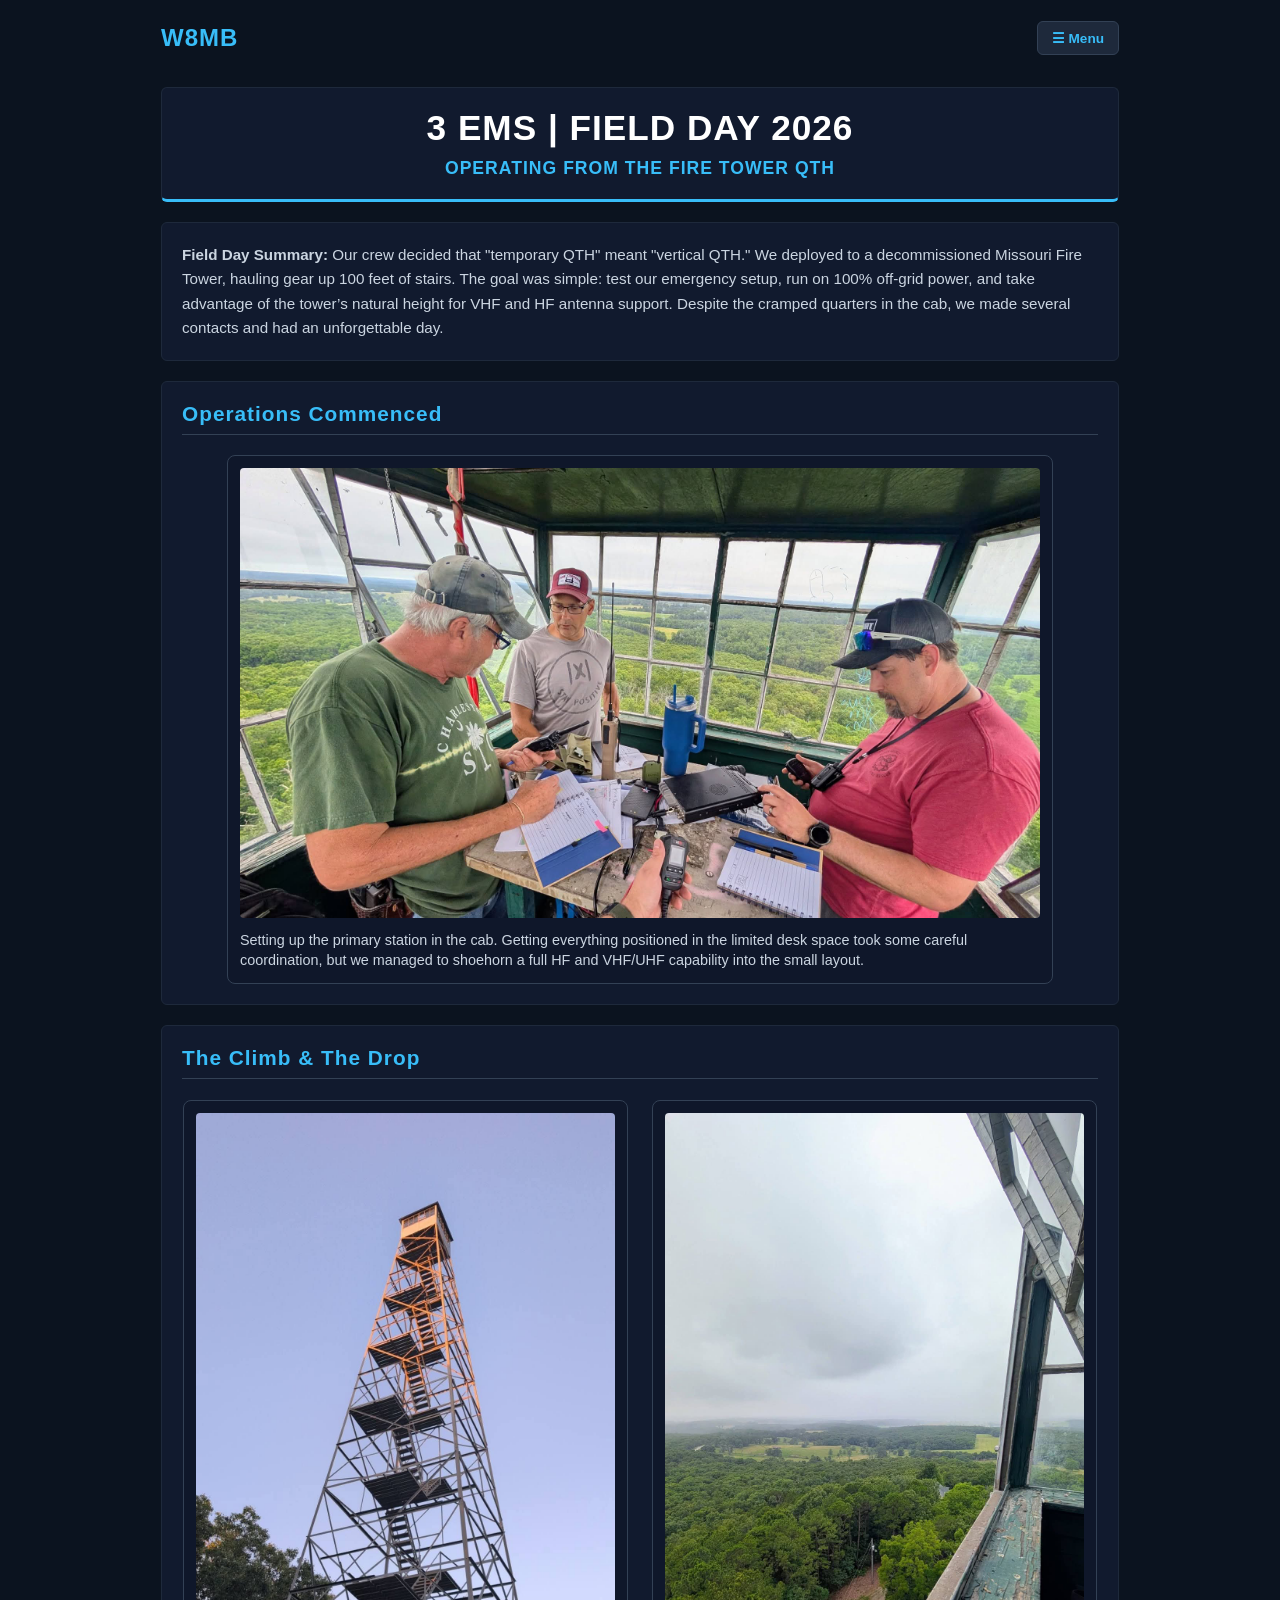
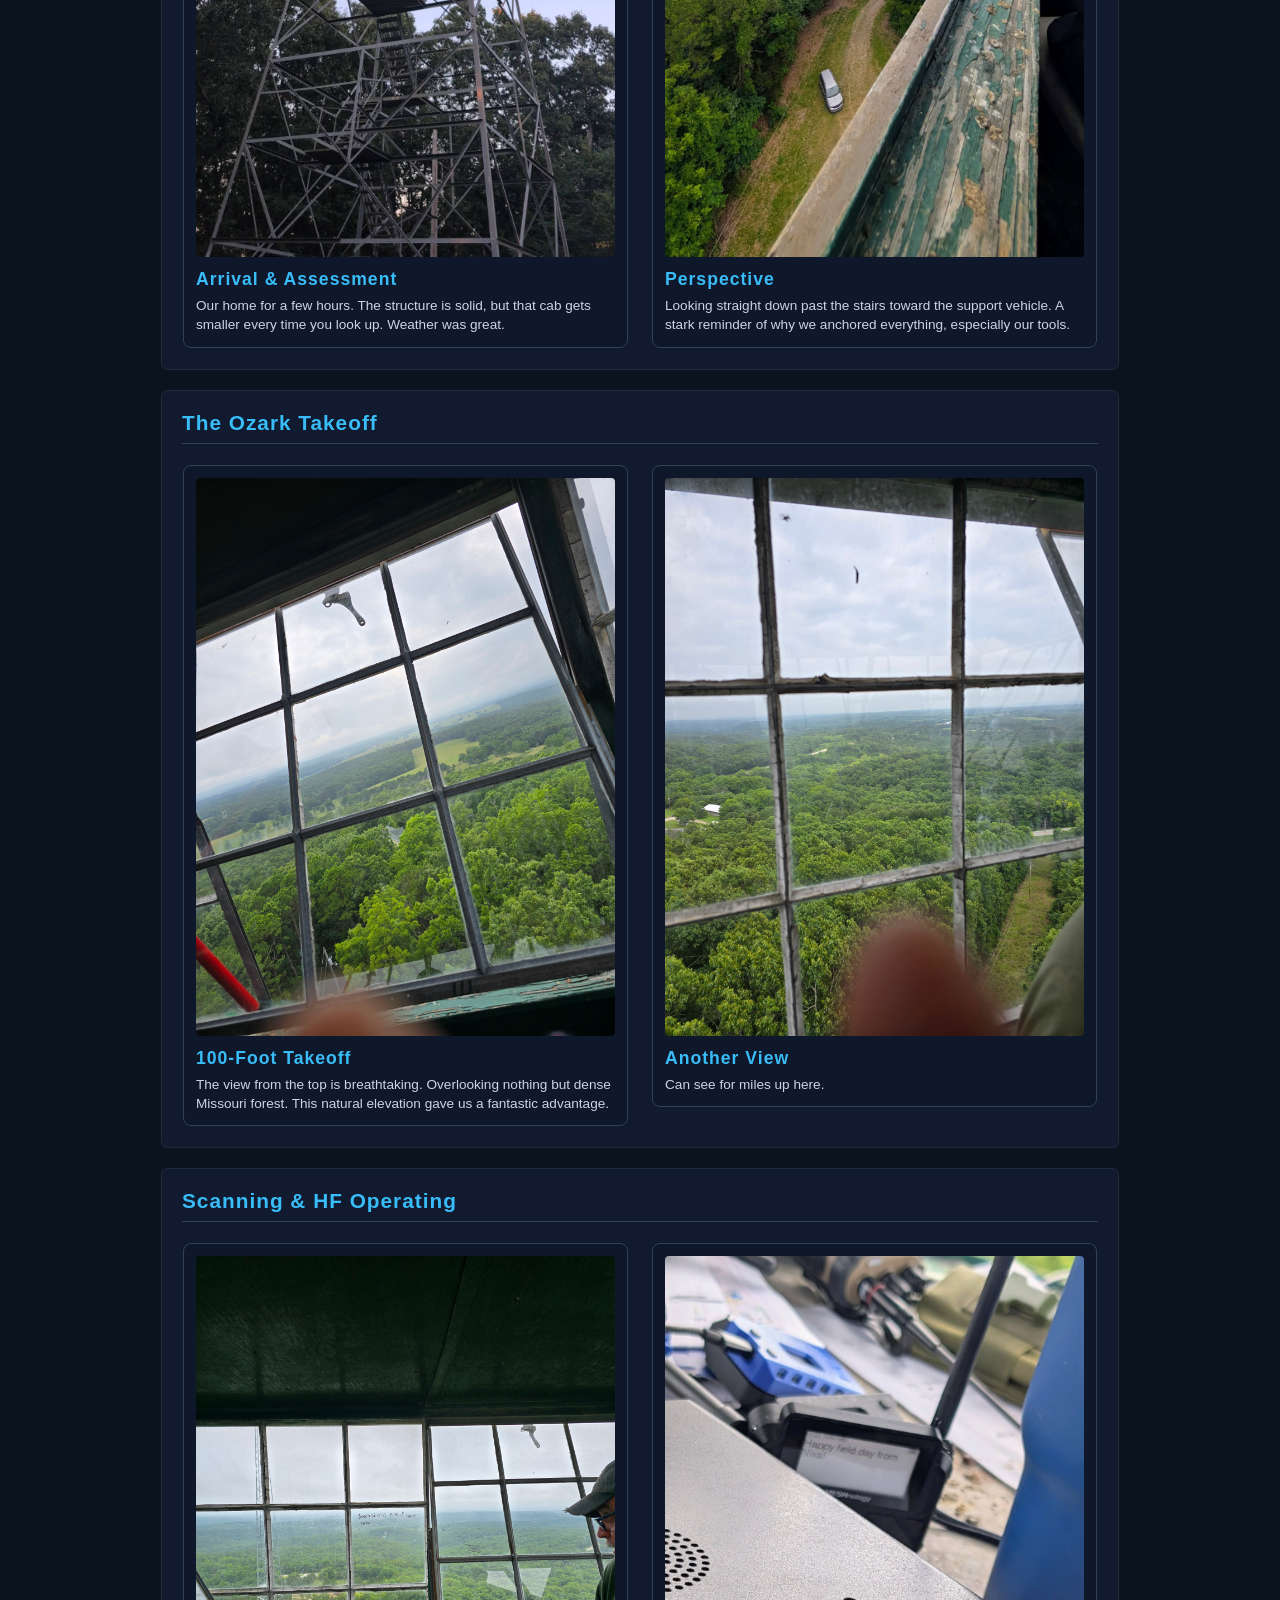
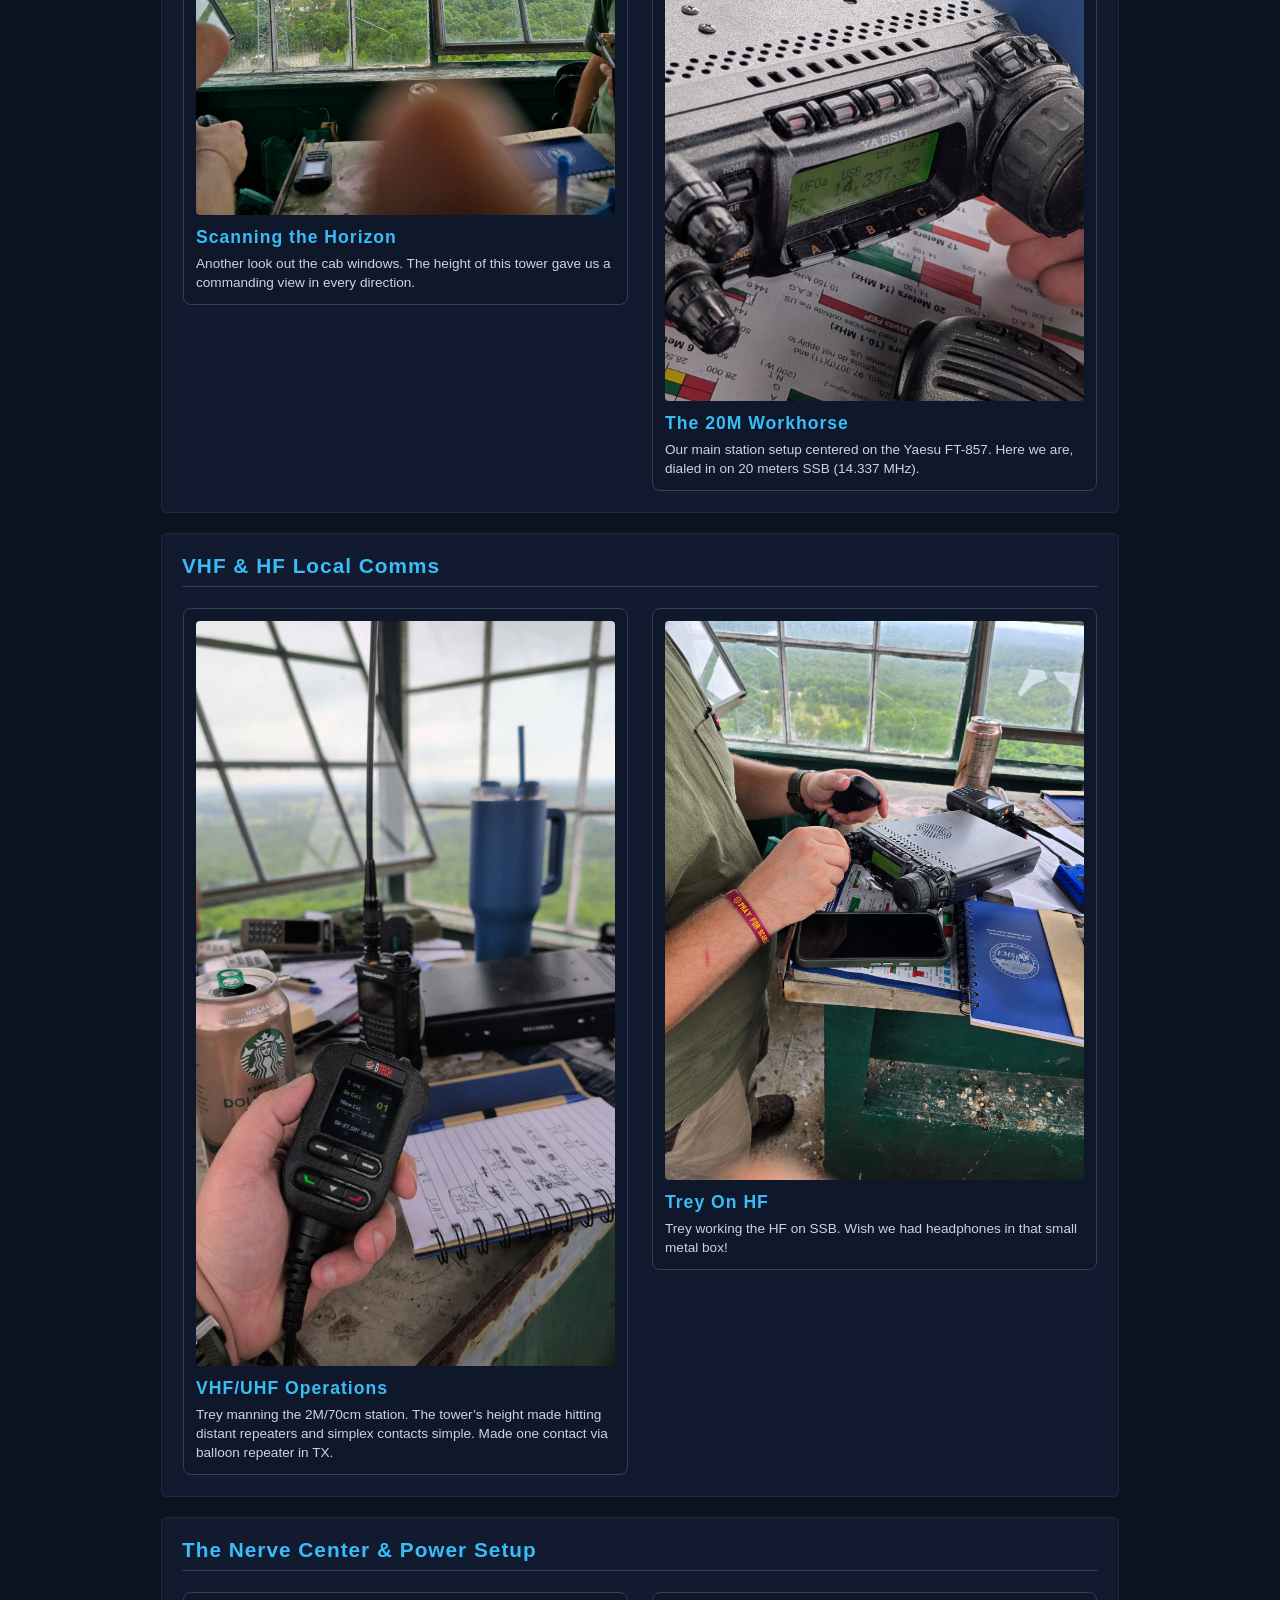
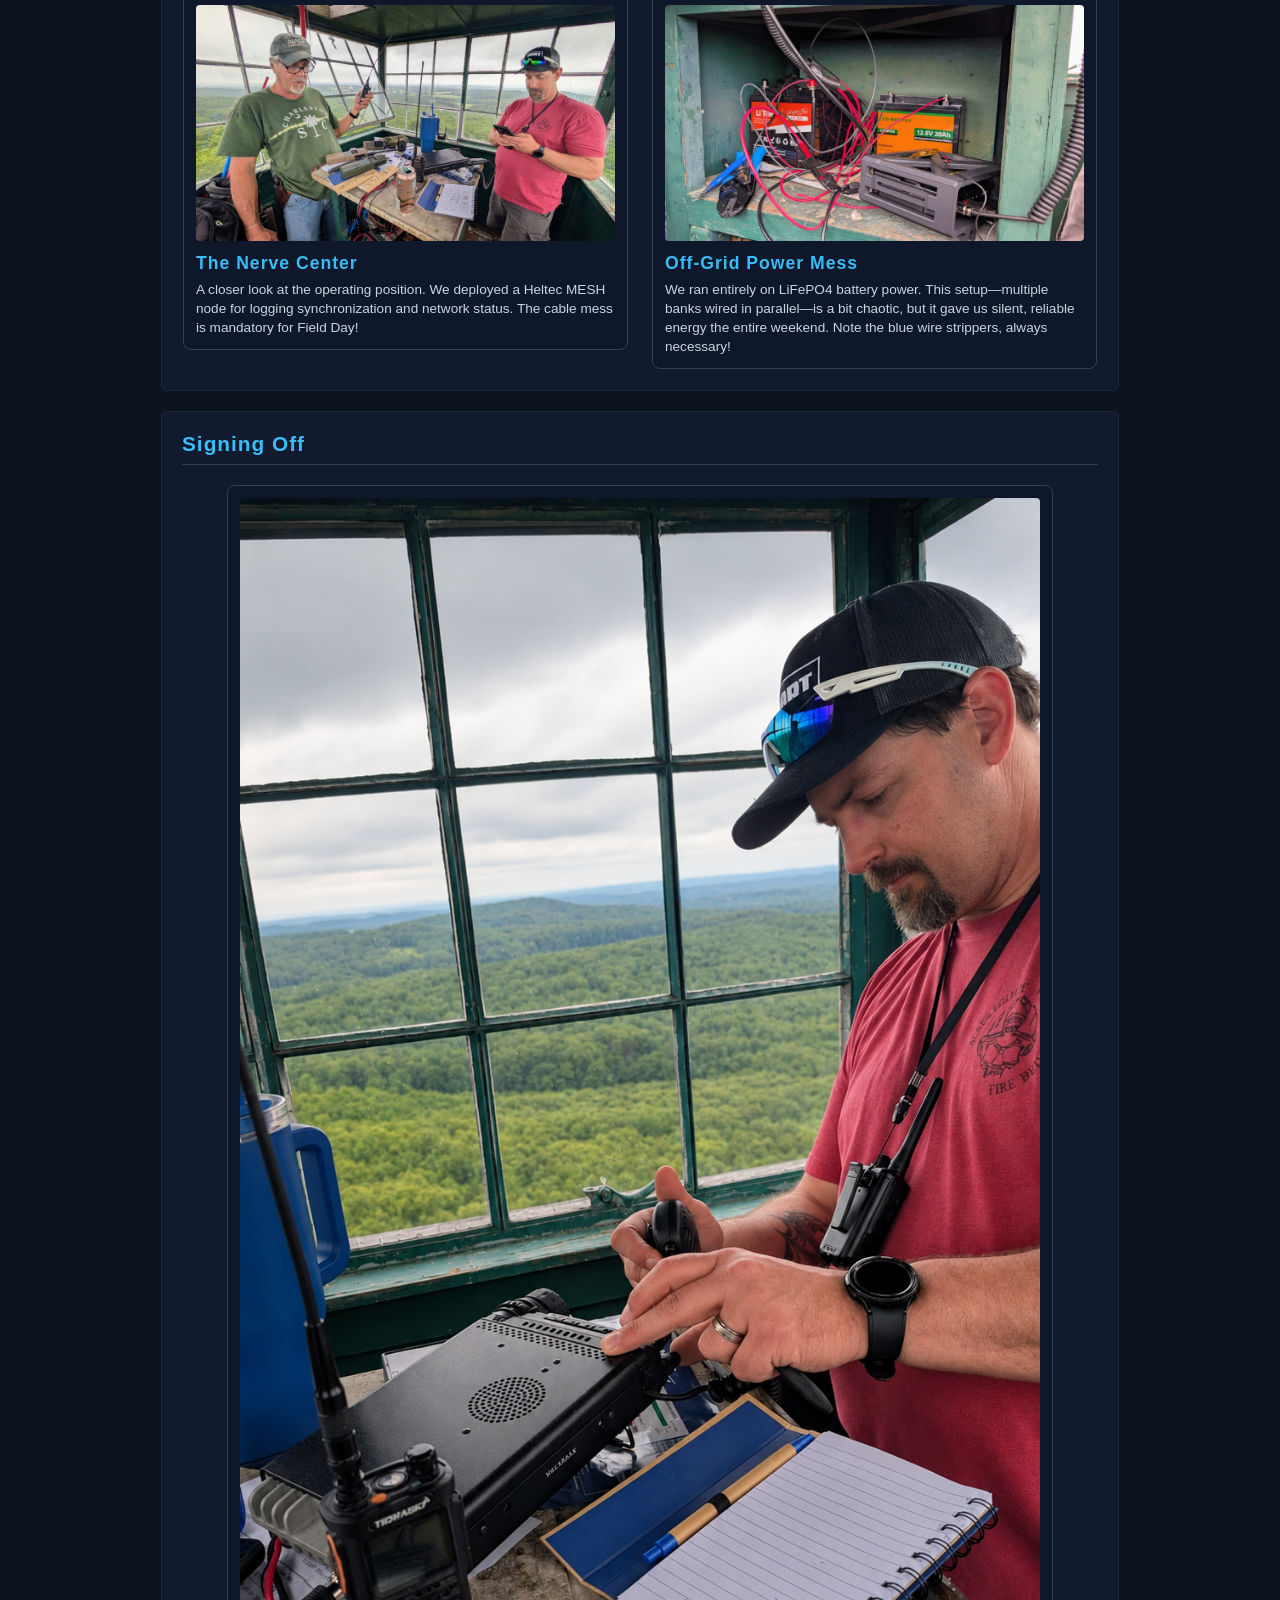
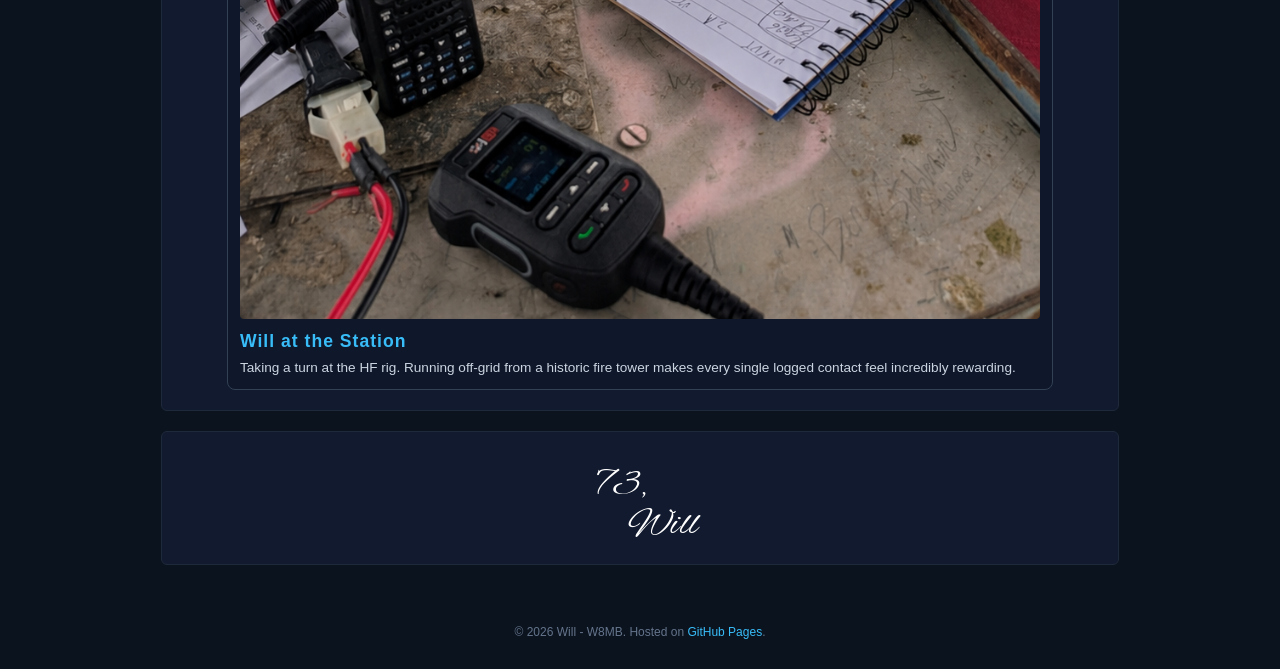
<file: field-day2026-temp.html>
<!DOCTYPE html>
<html lang="en">
<head>
    <meta charset="UTF-8">
    <meta name="viewport" content="width=device-width, initial-scale=1.0">
    <title>3 EMS | Field Day 2026 - W8MB</title>
    <!-- Link to your shared external stylesheet -->
    <link rel="stylesheet" href="style.css">
    <!-- Google Fonts for the signature -->
    <link rel="preconnect" href="https://fonts.googleapis.com">
    <link rel="preconnect" href="https://fonts.gstatic.com" crossorigin>
    <link href="https://fonts.googleapis.com/css2?family=Alex+Brush&display=swap" rel="stylesheet">
    <!-- TEMP: page-scoped styles for the dropdown nav menu being tested on this page only -->
    <style>
        .nav-menu-wrapper {
            position: relative;
            display: inline-block;
        }

        .nav-menu-btn {
            background-color: #1e293b;
            color: #38bdf8;
            border: 1px solid #334155;
            padding: 8px 14px;
            border-radius: 6px;
            font-size: 0.85rem;
            font-weight: bold;
            cursor: pointer;
            transition: background-color 0.2s ease;
        }

        .nav-menu-btn:hover {
            background-color: #334155;
        }

        .nav-menu-dropdown {
            display: none;
            position: absolute;
            top: calc(100% + 8px);
            right: 0;
            min-width: 160px;
            background-color: #111a2e;
            border: 1px solid #1e293b;
            border-radius: 6px;
            box-shadow: 0 8px 16px rgba(0,0,0,0.45);
            padding: 6px;
            z-index: 500;
        }

        .nav-menu-dropdown.open {
            display: block;
        }

        .nav-menu-dropdown a {
            display: block;
            padding: 8px 10px;
            border-radius: 4px;
            font-size: 0.9rem;
            font-weight: 500;
            color: #cbd5e1 !important;
        }

        .nav-menu-dropdown a:hover {
            background-color: #1e293b;
            color: #38bdf8 !important;
            text-decoration: none !important;
        }
    </style>
</head>
<body>

<div class="main-wrapper">
    
    <!-- NAVIGATION HEADER -->
    <table role="presentation" class="layout-table" style="margin-bottom: 30px;">
        <tr>
            <td style="vertical-align: middle;">
                <a href="index.html" class="logo-text" style="color: #38bdf8; font-size: 1.5rem; font-weight: 700; letter-spacing: 1px; text-decoration: none;">W8MB</a>
            </td>
            <td style="text-align: right; vertical-align: middle;">
                <div class="nav-menu-wrapper">
                    <button id="nav-menu-btn" class="nav-menu-btn" type="button">☰ Menu</button>
                    <div id="nav-menu-dropdown" class="nav-menu-dropdown">
                        <a href="index.html">← Home</a>
                        <a href="about.html">About</a>
                        <a href="projects.html">Projects</a>
                    </div>
                </div>
            </td>
        </tr>
    </table>

    <!-- FULL WIDTH CONTENT LAYOUT -->
    <table role="presentation" class="layout-table">
        <tr>
            <td class="main-col" style="width: 100%;">
                
                <!-- TITLE CARD -->
                <div class="card padding-lg" style="text-align: center; border-bottom: 3px solid #38bdf8;">
                    <h1 style="color: #ffffff; font-size: 2.2rem; margin: 0 0 10px 0; font-weight: 800; letter-spacing: 1px;">3 EMS | FIELD DAY 2026</h1>
                    <p style="color: #38bdf8; font-size: 1.1rem; font-weight: 600; margin: 0; text-transform: uppercase; letter-spacing: 1px;">Operating from the Fire Tower QTH</p>
                </div>

                <!-- OVERVIEW SUMMARY -->
                <div class="card padding-lg">
                    <p style="color: #cbd5e1; font-size: 0.95rem; line-height: 1.6; margin: 0;">
                        <strong>Field Day Summary:</strong> Our crew decided that "temporary QTH" meant "vertical QTH." We deployed to a decommissioned Missouri Fire Tower, hauling gear up 100 feet of stairs. The goal was simple: test our emergency setup, run on 100% off-grid power, and take advantage of the tower’s natural height for VHF and HF antenna support. Despite the cramped quarters in the cab, we made several contacts and had an unforgettable day.
                    </p>
                </div>

                <!-- STANDALONE FEATURED PHOTO (Operations Commenced) -->
                <div class="card padding-lg">
                    <h2 class="section-heading" style="color: #38bdf8; border-bottom: 1px solid #334155; padding-bottom: 8px; margin-bottom: 20px;">Operations Commenced</h2>
                    <div style="background: #0f172a; padding: 12px; border-radius: 8px; border: 1px solid #334155; text-align: center; max-width: 800px; margin: 0 auto;">
                        <img src="images/field_day2026/operations.jpg" alt="Adjusting a radio dial in a crowded radio room" style="width: 100%; height: auto; border-radius: 4px; display: block;" />
                        <p style="font-size: 0.9rem; color: #cbd5e1; margin: 12px 0 0 0; line-height: 1.4; text-align: left;">
                            Setting up the primary station in the cab. Getting everything positioned in the limited desk space took some careful coordination, but we managed to shoehorn a full HF and VHF/UHF capability into the small layout.
                        </p>
                    </div>
                </div>

                <!-- PORTRAIT ROW: Arrival & Assessment + Perspective -->
                <div class="card padding-lg">
                    <h2 class="section-heading" style="color: #38bdf8; border-bottom: 1px solid #334155; padding-bottom: 8px; margin-bottom: 20px;">The Climb & The Drop</h2>
                    <table role="presentation" style="width: 100%; border-collapse: collapse; border: none;">
                        <tr>
                            <!-- Photo 1 (Arrival & Assessment) -->
                            <td style="width: 50%; vertical-align: top; padding-right: 12px; border: none; text-align: center;">
                                <div style="background: #0f172a; padding: 12px; border-radius: 8px; border: 1px solid #334155; height: 100%;">
                                    <img src="images/field_day2026/the-tower.jpg" alt="Mansfield Fire Tower looming against a blue sky" style="width: 100%; height: auto; border-radius: 4px; display: block;" />
                                    <h3 style="color: #38bdf8; font-size: 1.1rem; margin: 12px 0 6px 0; text-align: left;">Arrival & Assessment</h3>
                                    <p style="font-size: 0.85rem; color: #cbd5e1; margin: 0; line-height: 1.4; text-align: left;">
                                        Our home for a few hours. The structure is solid, but that cab gets smaller every time you look up. Weather was great.
                                    </p>
                                </div>
                            </td>
                            <!-- Photo 9 (Perspective) -->
                            <td style="width: 50%; vertical-align: top; padding-left: 12px; border: none; text-align: center;">
                                <div style="background: #0f172a; padding: 12px; border-radius: 8px; border: 1px solid #334155; height: 100%;">
                                    <img src="images/field_day2026/far-down.jpg" alt="Looking steeply downward past the tower stairs to the ground far below" style="width: 100%; height: auto; border-radius: 4px; display: block;" />
                                    <h3 style="color: #38bdf8; font-size: 1.1rem; margin: 12px 0 6px 0; text-align: left;">Perspective</h3>
                                    <p style="font-size: 0.85rem; color: #cbd5e1; margin: 0; line-height: 1.4; text-align: left;">
                                        Looking straight down past the stairs toward the support vehicle. A stark reminder of why we anchored everything, especially our tools.
                                    </p>
                                </div>
                            </td>
                        </tr>
                    </table>
                </div>

                <!-- LANDSCAPE ROW 1: View 1 + View 2 -->
                <div class="card padding-lg">
                    <h2 class="section-heading" style="color: #38bdf8; border-bottom: 1px solid #334155; padding-bottom: 8px; margin-bottom: 20px;">The Ozark Takeoff</h2>
                    <table role="presentation" style="width: 100%; border-collapse: collapse; border: none;">
                        <tr>
                            <!-- Photo 2 (100-Foot Takeoff) -->
                            <td style="width: 50%; vertical-align: top; padding-right: 12px; border: none; text-align: center;">
                                <div style="background: #0f172a; padding: 12px; border-radius: 8px; border: 1px solid #334155;">
                                    <img src="images/field_day2026/view-1.jpg" alt="Overlooking dense forest from the tower windows" style="width: 100%; height: auto; border-radius: 4px; display: block;" />
                                    <h3 style="color: #38bdf8; font-size: 1.1rem; margin: 12px 0 6px 0; text-align: left;">100-Foot Takeoff</h3>
                                    <p style="font-size: 0.85rem; color: #cbd5e1; margin: 0; line-height: 1.4; text-align: left;">
                                        The view from the top is breathtaking. Overlooking nothing but dense Missouri forest. This natural elevation gave us a fantastic advantage.
                                    </p>
                                </div>
                            </td>
                            <!-- Photo 7 (Another View) -->
                            <td style="width: 50%; vertical-align: top; padding-left: 12px; border: none; text-align: center;">
                                <div style="background: #0f172a; padding: 12px; border-radius: 8px; border: 1px solid #334155;">
                                    <img src="images/field_day2026/view-2.jpg" alt="The view from a different window looking toward open fields under a gloomy sky" style="width: 100%; height: auto; border-radius: 4px; display: block;" />
                                    <h3 style="color: #38bdf8; font-size: 1.1rem; margin: 12px 0 6px 0; text-align: left;">Another View</h3>
                                    <p style="font-size: 0.85rem; color: #cbd5e1; margin: 0; line-height: 1.4; text-align: left;">
                                        Can see for miles up here.
                                    </p>
                                </div>
                            </td>
                        </tr>
                    </table>
                </div>

                <!-- LANDSCAPE ROW 2: View 3 + 20M Workhorse -->
                <div class="card padding-lg">
                    <h2 class="section-heading" style="color: #38bdf8; border-bottom: 1px solid #334155; padding-bottom: 8px; margin-bottom: 20px;">Scanning & HF Operating</h2>
                    <table role="presentation" style="width: 100%; border-collapse: collapse; border: none;">
                        <tr>
                            <!-- Photo 8 (Scanning the Horizon) -->
                            <td style="width: 50%; vertical-align: top; padding-right: 12px; border: none; text-align: center;">
                                <div style="background: #0f172a; padding: 12px; border-radius: 8px; border: 1px solid #334155;">
                                    <img src="images/field_day2026/view-3.jpg" alt="Another scenic view from the cab window" style="width: 100%; height: auto; border-radius: 4px; display: block;" />
                                    <h3 style="color: #38bdf8; font-size: 1.1rem; margin: 12px 0 6px 0; text-align: left;">Scanning the Horizon</h3>
                                    <p style="font-size: 0.85rem; color: #cbd5e1; margin: 0; line-height: 1.4; text-align: left;">
                                        Another look out the cab windows. The height of this tower gave us a commanding view in every direction.
                                    </p>
                                </div>
                            </td>
                            <!-- Photo 4 (The 20M Workhorse) -->
                            <td style="width: 50%; vertical-align: top; padding-left: 12px; border: none; text-align: center;">
                                <div style="background: #0f172a; padding: 12px; border-radius: 8px; border: 1px solid #334155;">
                                    <img src="images/field_day2026/20m-ft857.jpg" alt="A Yaesu FT-857 radio displaying a frequency of 14.337 MHz" style="width: 100%; height: auto; border-radius: 4px; display: block;" />
                                    <h3 style="color: #38bdf8; font-size: 1.1rem; margin: 12px 0 6px 0; text-align: left;">The 20M Workhorse</h3>
                                    <p style="font-size: 0.85rem; color: #cbd5e1; margin: 0; line-height: 1.4; text-align: left;">
                                        Our main station setup centered on the Yaesu FT-857. Here we are, dialed in on 20 meters SSB (14.337 MHz).
                                    </p>
                                </div>
                            </td>
                        </tr>
                    </table>
                </div>

                <!-- LANDSCAPE ROW 3: VHF/UHF + Trey on HF -->
                <div class="card padding-lg">
                    <h2 class="section-heading" style="color: #38bdf8; border-bottom: 1px solid #334155; padding-bottom: 8px; margin-bottom: 20px;">VHF & HF Local Comms</h2>
                    <table role="presentation" style="width: 100%; border-collapse: collapse; border: none;">
                        <tr>
                            <!-- Photo 5 (VHF/UHF Operations) -->
                            <td style="width: 50%; vertical-align: top; padding-right: 12px; border: none; text-align: center;">
                                <div style="background: #0f172a; padding: 12px; border-radius: 8px; border: 1px solid #334155;">
                                    <img src="images/field_day2026/mobile-vhf.jpg" alt="Trey using a handheld radio with a log book nearby" style="width: 100%; height: auto; border-radius: 4px; display: block;" />
                                    <h3 style="color: #38bdf8; font-size: 1.1rem; margin: 12px 0 6px 0; text-align: left;">VHF/UHF Operations</h3>
                                    <p style="font-size: 0.85rem; color: #cbd5e1; margin: 0; line-height: 1.4; text-align: left;">
                                        Trey manning the 2M/70cm station. The tower’s height made hitting distant repeaters and simplex contacts simple. Made one contact via balloon repeater in TX.
                                    </p>
                                </div>
                            </td>
                            <!-- Photo 11 (Trey On HF) -->
                            <td style="width: 50%; vertical-align: top; padding-left: 12px; border: none; text-align: center;">
                                <div style="background: #0f172a; padding: 12px; border-radius: 8px; border: 1px solid #334155;">
                                    <img src="images/field_day2026/trey-on-hf.jpg" alt="Trey focused on operating in dim lighting" style="width: 100%; height: auto; border-radius: 4px; display: block;" />
                                    <h3 style="color: #38bdf8; font-size: 1.1rem; margin: 12px 0 6px 0; text-align: left;">Trey On HF</h3>
                                    <p style="font-size: 0.85rem; color: #cbd5e1; margin: 0; line-height: 1.4; text-align: left;">
                                        Trey working the HF on SSB. Wish we had headphones in that small metal box!
                                    </p>
                                </div>
                            </td>
                        </tr>
                    </table>
                </div>

                <!-- LANDSCAPE ROW 4: The Nerve Center + Power Mess -->
                <div class="card padding-lg">
                    <h2 class="section-heading" style="color: #38bdf8; border-bottom: 1px solid #334155; padding-bottom: 8px; margin-bottom: 20px;">The Nerve Center & Power Setup</h2>
                    <table role="presentation" style="width: 100%; border-collapse: collapse; border: none;">
                        <tr>
                            <!-- Photo 6 (The Nerve Center) -->
                            <td style="width: 50%; vertical-align: top; padding-right: 12px; border: none; text-align: center;">
                                <div style="background: #0f172a; padding: 12px; border-radius: 8px; border: 1px solid #334155; height: 100%;">
                                    <img src="images/field_day2026/logging.jpg" alt="The central desk showing multiple radios, cables, and logbooks" style="width: 100%; height: auto; border-radius: 4px; display: block;" />
                                    <h3 style="color: #38bdf8; font-size: 1.1rem; margin: 12px 0 6px 0; text-align: left;">The Nerve Center</h3>
                                    <p style="font-size: 0.85rem; color: #cbd5e1; margin: 0; line-height: 1.4; text-align: left;">
                                        A closer look at the operating position. We deployed a Heltec MESH node for logging synchronization and network status. The cable mess is mandatory for Field Day!
                                    </p>
                                </div>
                            </td>
                            <!-- Photo 10 (Off-Grid Power Mess) -->
                            <td style="width: 50%; vertical-align: top; padding-left: 12px; border: none; text-align: center;">
                                <div style="background: #0f172a; padding: 12px; border-radius: 8px; border: 1px solid #334155; height: 100%;">
                                    <img src="images/field_day2026/the-mess.jpg" alt="Several large orange and black lithium iron phosphate batteries sitting on a shelf with tangled wires" style="width: 100%; height: auto; border-radius: 4px; display: block;" />
                                    <h3 style="color: #38bdf8; font-size: 1.1rem; margin: 12px 0 6px 0; text-align: left;">Off-Grid Power Mess</h3>
                                    <p style="font-size: 0.85rem; color: #cbd5e1; margin: 0; line-height: 1.4; text-align: left;">
                                        We ran entirely on LiFePO4 battery power. This setup—multiple banks wired in parallel—is a bit chaotic, but it gave us silent, reliable energy the entire weekend. Note the blue wire strippers, always necessary!
                                    </p>
                                </div>
                            </td>
                        </tr>
                    </table>
                </div>

                <!-- ROW 6: Closing Shot / Will on HF -->
                <div class="card padding-lg">
                    <h2 class="section-heading" style="color: #38bdf8; border-bottom: 1px solid #334155; padding-bottom: 8px; margin-bottom: 20px;">Signing Off</h2>
                    <div style="background: #0f172a; padding: 12px; border-radius: 8px; border: 1px solid #334155; text-align: center; max-width: 800px; margin: 0 auto;">
                        <img src="images/field_day2026/will-on-hf-clean.jpg" alt="Will operating the HF station" style="width: 100%; height: auto; border-radius: 4px; display: block;" />
                        <h3 style="color: #38bdf8; font-size: 1.1rem; margin: 12px 0 6px 0; text-align: left;">Will at the Station</h3>
                        <p style="font-size: 0.85rem; color: #cbd5e1; margin: 0; line-height: 1.4; text-align: left;">
                            Taking a turn at the HF rig. Running off-grid from a historic fire tower makes every single logged contact feel incredibly rewarding.
                        </p>
                    </div>
                </div>

                <!-- SIGN-OFF CARD -->
                <div class="card padding-lg" style="text-align: center;">
                    <div class="signature" style="display: inline-block; text-align: left;">
                        <span class="sig-73">73,</span><br>
                        <span class="sig-name">Will</span>
                    </div>
                </div>

            </td>
        </tr>
    </table>

    <!-- CLEAN COPYRIGHT FOOTER -->
    <div class="footer-copyright">
        &copy; 2026 Will - W8MB. Hosted on <a href="https://will-83.github.io/" target="_blank" style="color: #38bdf8; text-decoration: none;">GitHub Pages</a>.
    </div>
</div>

<script>
    const navMenuBtn = document.getElementById('nav-menu-btn');
    const navMenuDropdown = document.getElementById('nav-menu-dropdown');

    navMenuBtn.addEventListener('click', function (e) {
        navMenuDropdown.classList.toggle('open');
        e.stopPropagation();
    });

    document.addEventListener('click', function (e) {
        if (navMenuDropdown.classList.contains('open') && !navMenuDropdown.contains(e.target) && e.target !== navMenuBtn) {
            navMenuDropdown.classList.remove('open');
        }
    });
</script>
</body>
</html>
</file>
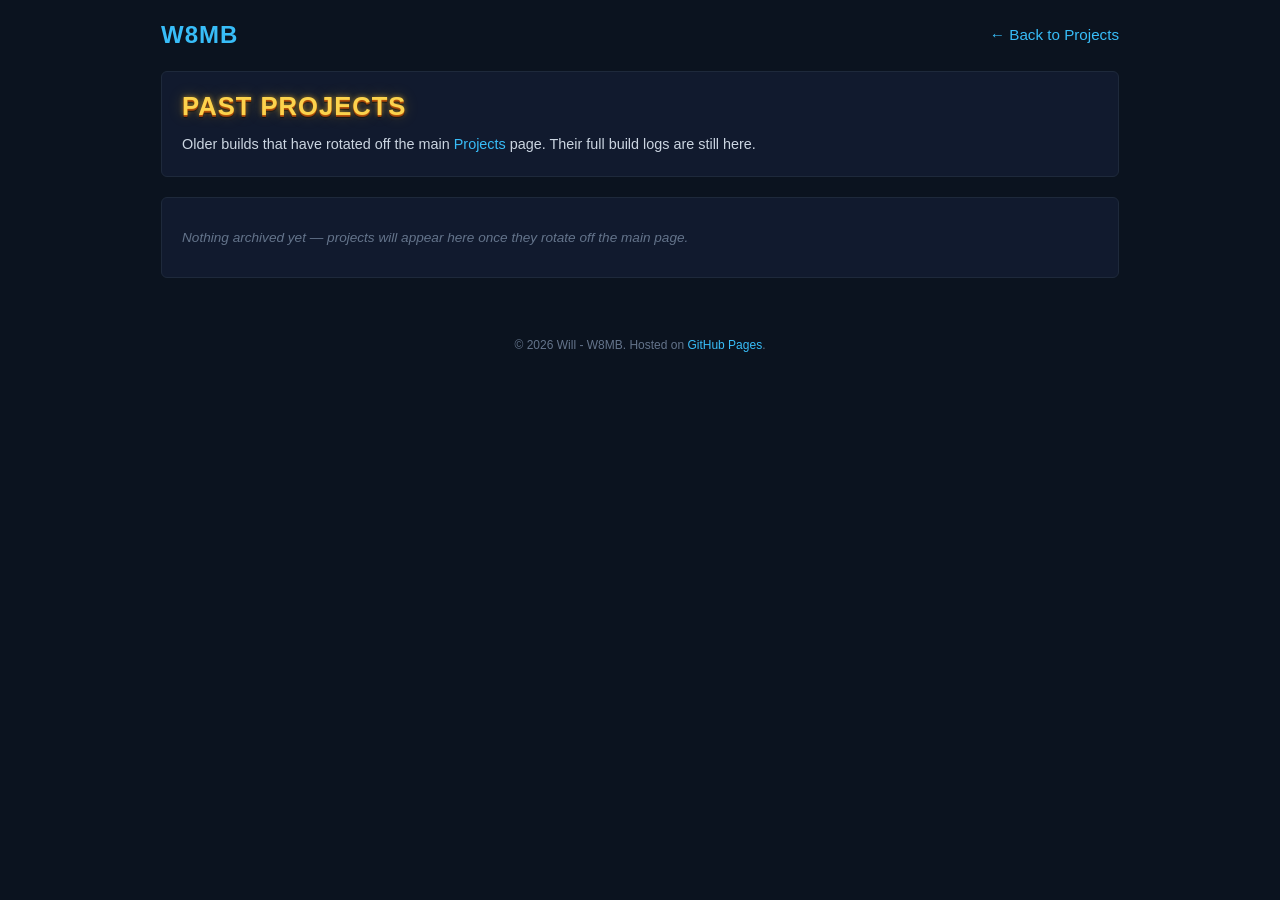
<file: past-projects.html>
<!DOCTYPE html>
<html lang="en">
<head>
    <meta charset="UTF-8">
    <meta name="viewport" content="width=device-width, initial-scale=1.0">
    <title>Past Projects - W8MB</title>
    <link rel="stylesheet" href="/style.css">
    <link rel="preconnect" href="https://fonts.googleapis.com">
    <link rel="preconnect" href="https://fonts.gstatic.com" crossorigin>
    <link href="https://fonts.googleapis.com/css2?family=Alex+Brush&display=swap" rel="stylesheet">
    <style>
        .archive-list {
            list-style: none;
            padding: 0;
            margin: 0;
        }
        .archive-item {
            display: flex;
            justify-content: space-between;
            align-items: baseline;
            padding: 12px 0;
            border-bottom: 1px solid #1e293b;
        }
        .archive-item:last-child {
            border-bottom: none;
        }
        .archive-title {
            color: #f1f5f9;
            font-weight: bold;
            font-size: 0.95rem;
        }
        .archive-desc {
            color: #94a3b8;
            font-size: 0.8rem;
            margin-top: 2px;
        }
        .archive-link {
            color: #38bdf8 !important;
            font-size: 0.8rem;
            font-weight: bold;
            white-space: nowrap;
            margin-left: 12px;
        }
    </style>
</head>
<body>

<div class="main-wrapper">

    <!-- NAVIGATION HEADER -->
    <table role="presentation" class="layout-table" style="margin-bottom: 20px;">
        <tr>
            <td style="vertical-align: middle;">
                <a href="/index.html" class="logo-text" style="color: #38bdf8; font-size: 1.5rem; font-weight: 700; letter-spacing: 1px; text-decoration: none;">W8MB</a>
            </td>
            <td style="text-align: right; vertical-align: middle;">
                <a href="/projects-temp.html" style="color: #94a3b8; text-decoration: none; font-weight: 500; font-size: 0.95rem;">← Back to Projects</a>
            </td>
        </tr>
    </table>

    <table role="presentation" class="layout-table">
        <tr>
            <td class="main-col" style="width: 100%;">

                <div class="card padding-lg">
                    <h1 class="hello-header" style="font-size: 1.6rem; margin: 0 0 12px 0;">PAST PROJECTS</h1>
                    <p style="color: #cbd5e1; font-size: 0.9rem; line-height: 1.6; margin: 0;">
                        Older builds that have rotated off the main <a href="/projects-temp.html">Projects</a> page. Their full build logs are still here.
                    </p>
                </div>

                <div class="card padding-lg">
                    <!--
                        ==================================================
                        HOW TO ARCHIVE A PROJECT: when a card comes off the
                        main projects page, paste one <li> block here (do
                        NOT delete the project's own build log page).

                        <li class="archive-item">
                            <div>
                                <div class="archive-title">Project Name</div>
                                <div class="archive-desc">One-line summary.</div>
                            </div>
                            <a href="project-your-slug.html" class="archive-link">Read Build Log →</a>
                        </li>
                        ==================================================
                    -->
                    <ul class="archive-list">
                        <li class="archive-item" style="color: #64748b; font-style: italic; font-size: 0.85rem; border-bottom: none;">
                            Nothing archived yet — projects will appear here once they rotate off the main page.
                        </li>
                    </ul>
                </div>

            </td>
        </tr>
    </table>

    <div class="footer-copyright">
        &copy; 2026 Will - W8MB. Hosted on <a href="https://will-83.github.io/" target="_blank" style="color: #38bdf8; text-decoration: none;">GitHub Pages</a>.
    </div>
</div>

</body>
</html>
</file>
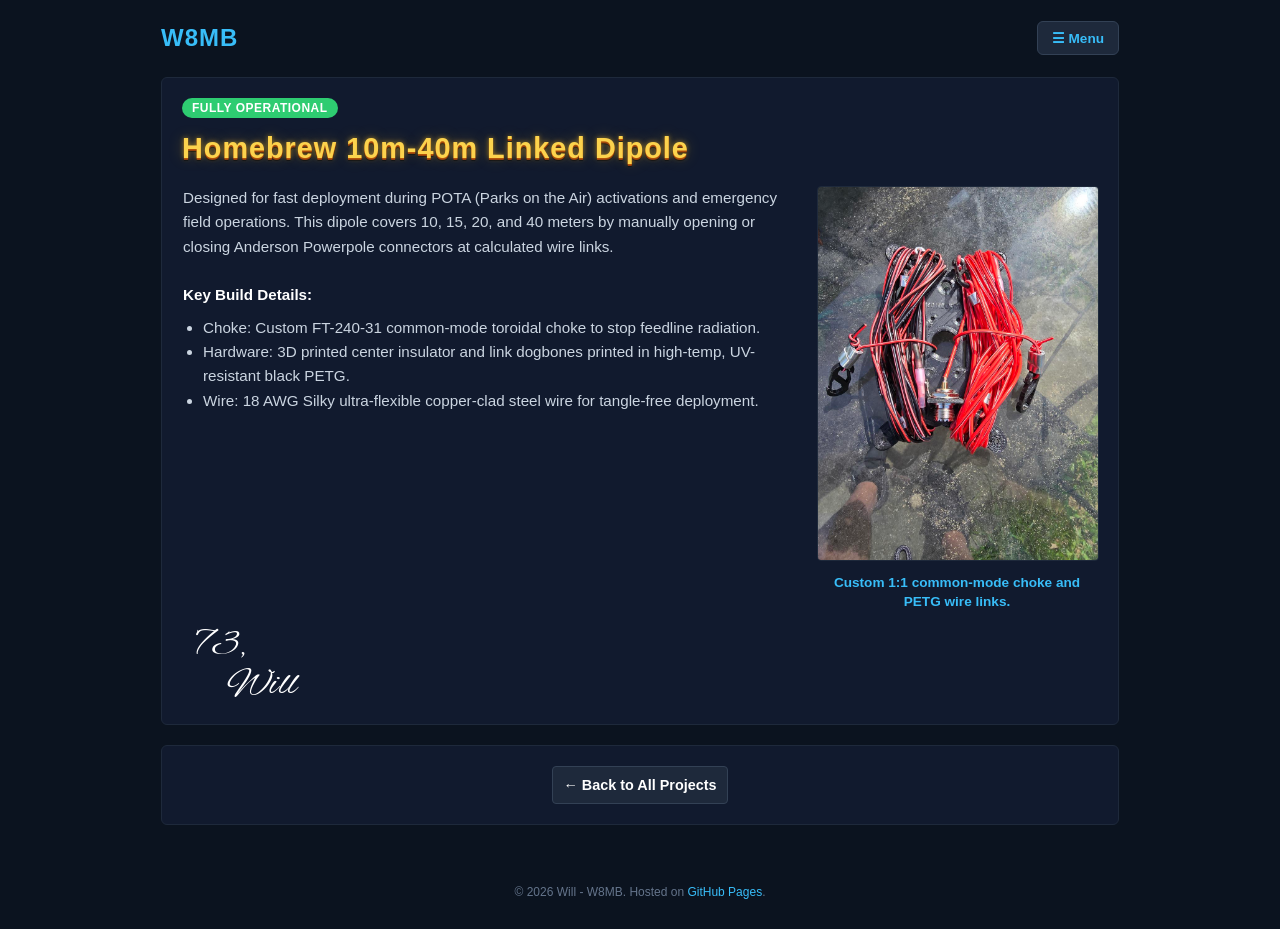
<file: project-linked-dipole.html>
<!DOCTYPE html>
<html lang="en">
<head>
    <meta charset="UTF-8">
    <meta name="viewport" content="width=device-width, initial-scale=1.0">
    <title>Homebrew 10m-40m Linked Dipole - W8MB</title>
    <link rel="stylesheet" href="/style.css">
    <link rel="preconnect" href="https://fonts.googleapis.com">
    <link rel="preconnect" href="https://fonts.gstatic.com" crossorigin>
    <link href="https://fonts.googleapis.com/css2?family=Alex+Brush&display=swap" rel="stylesheet">
    <style>
        .nav-menu-wrapper { position: relative; display: inline-block; }
        .nav-menu-btn {
            background-color: #1e293b; color: #38bdf8; border: 1px solid #334155;
            padding: 8px 14px; border-radius: 6px; font-size: 0.85rem; font-weight: bold;
            cursor: pointer; transition: background-color 0.2s ease;
        }
        .nav-menu-btn:hover { background-color: #334155; }
        .nav-menu-dropdown {
            display: none; position: absolute; top: calc(100% + 8px); right: 0;
            min-width: 160px; background-color: #111a2e; border: 1px solid #1e293b;
            border-radius: 6px; box-shadow: 0 8px 16px rgba(0,0,0,0.45); padding: 6px; z-index: 500;
        }
        .nav-menu-dropdown.open { display: block; }
        .nav-menu-dropdown a {
            display: block; padding: 8px 10px; border-radius: 4px; font-size: 0.9rem;
            font-weight: 500; color: #cbd5e1 !important;
        }
        .nav-menu-dropdown a:hover { background-color: #1e293b; color: #38bdf8 !important; text-decoration: none !important; }
        .status-pill {
            display: inline-block; font-size: 0.75rem; font-weight: bold; letter-spacing: 0.5px;
            padding: 3px 10px; border-radius: 12px; color: #ffffff; background: #2ecc71;
            margin-bottom: 14px;
        }
    </style>
</head>
<body>

<div class="main-wrapper">

    <!-- NAVIGATION HEADER -->
    <table role="presentation" class="layout-table" style="margin-bottom: 20px;">
        <tr>
            <td style="vertical-align: middle;">
                <a href="/index.html" class="logo-text" style="color: #38bdf8; font-size: 1.5rem; font-weight: 700; letter-spacing: 1px; text-decoration: none;">W8MB</a>
            </td>
            <td style="text-align: right; vertical-align: middle;">
                <div class="nav-menu-wrapper">
                    <button id="nav-menu-btn" class="nav-menu-btn" type="button">☰ Menu</button>
                    <div id="nav-menu-dropdown" class="nav-menu-dropdown">
                        <a href="/index.html">← Home</a>
                        <a href="/about.html">About</a>
                        <a href="/projects-temp.html">Projects</a>
                        <a href="/past-projects.html">Past Projects</a>
                    </div>
                </div>
            </td>
        </tr>
    </table>

    <table role="presentation" class="layout-table">
        <tr>
            <td class="main-col" style="width: 100%;">

                <div class="card padding-lg">
                    <span class="status-pill">FULLY OPERATIONAL</span>
                    <h1 class="hello-header" style="font-size: 1.8rem; margin: 0 0 20px 0;">Homebrew 10m-40m Linked Dipole</h1>

                    <table role="presentation" class="inner-layout-table">
                        <tr>
                            <td class="bio-text-cell">
                                Designed for fast deployment during POTA (Parks on the Air) activations and emergency field operations. This dipole covers 10, 15, 20, and 40 meters by manually opening or closing Anderson Powerpole connectors at calculated wire links.<br><br>
                                <strong style="color: #ffffff;">Key Build Details:</strong>
                                <ul style="padding-left: 20px; margin: 8px 0; color: #cbd5e1;">
                                    <li>Choke: Custom FT-240-31 common-mode toroidal choke to stop feedline radiation.</li>
                                    <li>Hardware: 3D printed center insulator and link dogbones printed in high-temp, UV-resistant black PETG.</li>
                                    <li>Wire: 18 AWG Silky ultra-flexible copper-clad steel wire for tangle-free deployment.</li>
                                </ul>
                            </td>
                            <td class="bio-img-cell" style="width: 280px;">
                                <img src="/images/Dipole.jpg" alt="Homebrew 10m-40m Linked Dipole" class="bio-img" />
                                <div class="img-caption">Custom 1:1 common-mode choke and PETG wire links.</div>
                            </td>
                        </tr>
                    </table>

                    <div class="signature">
                        <span class="sig-73">73,</span><br>
                        <span class="sig-name">Will</span>
                    </div>
                </div>

                <div class="card padding-lg text-center">
                    <a href="/projects-temp.html" class="btn" style="display: inline-block; max-width: 240px; margin: 0 auto;">← Back to All Projects</a>
                </div>

            </td>
        </tr>
    </table>

    <div class="footer-copyright">
        &copy; 2026 Will - W8MB. Hosted on <a href="https://will-83.github.io/" target="_blank" style="color: #38bdf8; text-decoration: none;">GitHub Pages</a>.
    </div>
</div>

<script>
    const navMenuBtn = document.getElementById('nav-menu-btn');
    const navMenuDropdown = document.getElementById('nav-menu-dropdown');
    navMenuBtn.addEventListener('click', function (e) {
        navMenuDropdown.classList.toggle('open');
        e.stopPropagation();
    });
    document.addEventListener('click', function (e) {
        if (navMenuDropdown.classList.contains('open') && !navMenuDropdown.contains(e.target) && e.target !== navMenuBtn) {
            navMenuDropdown.classList.remove('open');
        }
    });
</script>
</body>
</html>
</file>
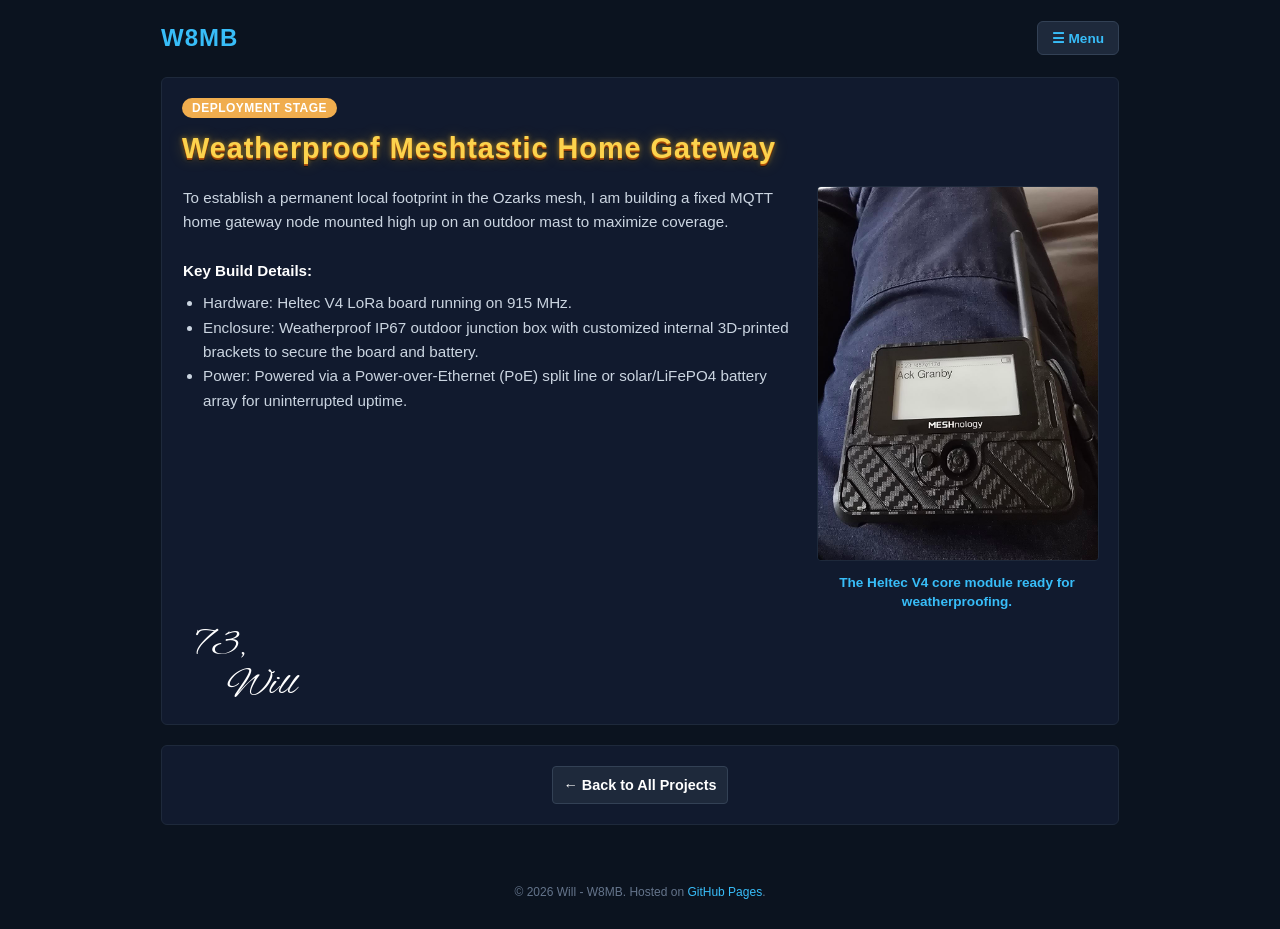
<file: project-meshtastic-gateway.html>
<!DOCTYPE html>
<html lang="en">
<head>
    <meta charset="UTF-8">
    <meta name="viewport" content="width=device-width, initial-scale=1.0">
    <title>Weatherproof Meshtastic Home Gateway - W8MB</title>
    <link rel="stylesheet" href="/style.css">
    <link rel="preconnect" href="https://fonts.googleapis.com">
    <link rel="preconnect" href="https://fonts.gstatic.com" crossorigin>
    <link href="https://fonts.googleapis.com/css2?family=Alex+Brush&display=swap" rel="stylesheet">
    <style>
        .nav-menu-wrapper { position: relative; display: inline-block; }
        .nav-menu-btn {
            background-color: #1e293b; color: #38bdf8; border: 1px solid #334155;
            padding: 8px 14px; border-radius: 6px; font-size: 0.85rem; font-weight: bold;
            cursor: pointer; transition: background-color 0.2s ease;
        }
        .nav-menu-btn:hover { background-color: #334155; }
        .nav-menu-dropdown {
            display: none; position: absolute; top: calc(100% + 8px); right: 0;
            min-width: 160px; background-color: #111a2e; border: 1px solid #1e293b;
            border-radius: 6px; box-shadow: 0 8px 16px rgba(0,0,0,0.45); padding: 6px; z-index: 500;
        }
        .nav-menu-dropdown.open { display: block; }
        .nav-menu-dropdown a {
            display: block; padding: 8px 10px; border-radius: 4px; font-size: 0.9rem;
            font-weight: 500; color: #cbd5e1 !important;
        }
        .nav-menu-dropdown a:hover { background-color: #1e293b; color: #38bdf8 !important; text-decoration: none !important; }
        .status-pill {
            display: inline-block; font-size: 0.75rem; font-weight: bold; letter-spacing: 0.5px;
            padding: 3px 10px; border-radius: 12px; color: #ffffff; background: #f0ad4e;
            margin-bottom: 14px;
        }
    </style>
</head>
<body>

<div class="main-wrapper">

    <!-- NAVIGATION HEADER -->
    <table role="presentation" class="layout-table" style="margin-bottom: 20px;">
        <tr>
            <td style="vertical-align: middle;">
                <a href="/index.html" class="logo-text" style="color: #38bdf8; font-size: 1.5rem; font-weight: 700; letter-spacing: 1px; text-decoration: none;">W8MB</a>
            </td>
            <td style="text-align: right; vertical-align: middle;">
                <div class="nav-menu-wrapper">
                    <button id="nav-menu-btn" class="nav-menu-btn" type="button">☰ Menu</button>
                    <div id="nav-menu-dropdown" class="nav-menu-dropdown">
                        <a href="/index.html">← Home</a>
                        <a href="/about.html">About</a>
                        <a href="/projects-temp.html">Projects</a>
                        <a href="/past-projects.html">Past Projects</a>
                    </div>
                </div>
            </td>
        </tr>
    </table>

    <table role="presentation" class="layout-table">
        <tr>
            <td class="main-col" style="width: 100%;">

                <div class="card padding-lg">
                    <span class="status-pill">DEPLOYMENT STAGE</span>
                    <h1 class="hello-header" style="font-size: 1.8rem; margin: 0 0 20px 0;">Weatherproof Meshtastic Home Gateway</h1>

                    <table role="presentation" class="inner-layout-table">
                        <tr>
                            <td class="bio-text-cell">
                                To establish a permanent local footprint in the Ozarks mesh, I am building a fixed MQTT home gateway node mounted high up on an outdoor mast to maximize coverage.<br><br>
                                <strong style="color: #ffffff;">Key Build Details:</strong>
                                <ul style="padding-left: 20px; margin: 8px 0; color: #cbd5e1;">
                                    <li>Hardware: Heltec V4 LoRa board running on 915 MHz.</li>
                                    <li>Enclosure: Weatherproof IP67 outdoor junction box with customized internal 3D-printed brackets to secure the board and battery.</li>
                                    <li>Power: Powered via a Power-over-Ethernet (PoE) split line or solar/LiFePO4 battery array for uninterrupted uptime.</li>
                                </ul>
                            </td>
                            <td class="bio-img-cell" style="width: 280px;">
                                <img src="/images/Wio_L1.jpg" alt="Weatherproof Meshtastic Home Gateway" class="bio-img" />
                                <div class="img-caption">The Heltec V4 core module ready for weatherproofing.</div>
                            </td>
                        </tr>
                    </table>

                    <div class="signature">
                        <span class="sig-73">73,</span><br>
                        <span class="sig-name">Will</span>
                    </div>
                </div>

                <div class="card padding-lg text-center">
                    <a href="/projects-temp.html" class="btn" style="display: inline-block; max-width: 240px; margin: 0 auto;">← Back to All Projects</a>
                </div>

            </td>
        </tr>
    </table>

    <div class="footer-copyright">
        &copy; 2026 Will - W8MB. Hosted on <a href="https://will-83.github.io/" target="_blank" style="color: #38bdf8; text-decoration: none;">GitHub Pages</a>.
    </div>
</div>

<script>
    const navMenuBtn = document.getElementById('nav-menu-btn');
    const navMenuDropdown = document.getElementById('nav-menu-dropdown');
    navMenuBtn.addEventListener('click', function (e) {
        navMenuDropdown.classList.toggle('open');
        e.stopPropagation();
    });
    document.addEventListener('click', function (e) {
        if (navMenuDropdown.classList.contains('open') && !navMenuDropdown.contains(e.target) && e.target !== navMenuBtn) {
            navMenuDropdown.classList.remove('open');
        }
    });
</script>
</body>
</html>
</file>
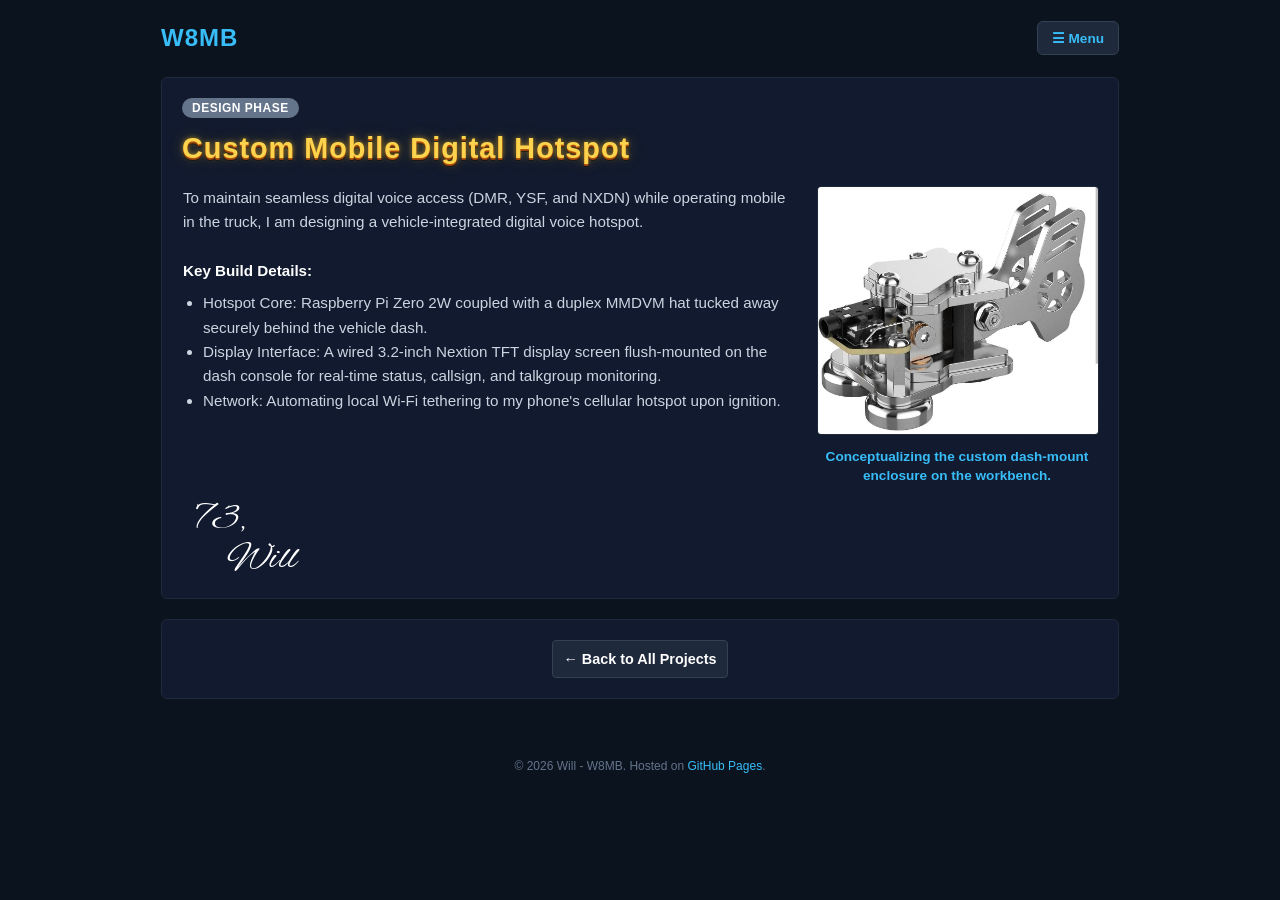
<file: project-mobile-hotspot.html>
<!DOCTYPE html>
<html lang="en">
<head>
    <meta charset="UTF-8">
    <meta name="viewport" content="width=device-width, initial-scale=1.0">
    <title>Custom Mobile Digital Hotspot - W8MB</title>
    <link rel="stylesheet" href="/style.css">
    <link rel="preconnect" href="https://fonts.googleapis.com">
    <link rel="preconnect" href="https://fonts.gstatic.com" crossorigin>
    <link href="https://fonts.googleapis.com/css2?family=Alex+Brush&display=swap" rel="stylesheet">
    <style>
        .nav-menu-wrapper { position: relative; display: inline-block; }
        .nav-menu-btn {
            background-color: #1e293b; color: #38bdf8; border: 1px solid #334155;
            padding: 8px 14px; border-radius: 6px; font-size: 0.85rem; font-weight: bold;
            cursor: pointer; transition: background-color 0.2s ease;
        }
        .nav-menu-btn:hover { background-color: #334155; }
        .nav-menu-dropdown {
            display: none; position: absolute; top: calc(100% + 8px); right: 0;
            min-width: 160px; background-color: #111a2e; border: 1px solid #1e293b;
            border-radius: 6px; box-shadow: 0 8px 16px rgba(0,0,0,0.45); padding: 6px; z-index: 500;
        }
        .nav-menu-dropdown.open { display: block; }
        .nav-menu-dropdown a {
            display: block; padding: 8px 10px; border-radius: 4px; font-size: 0.9rem;
            font-weight: 500; color: #cbd5e1 !important;
        }
        .nav-menu-dropdown a:hover { background-color: #1e293b; color: #38bdf8 !important; text-decoration: none !important; }
        .status-pill {
            display: inline-block; font-size: 0.75rem; font-weight: bold; letter-spacing: 0.5px;
            padding: 3px 10px; border-radius: 12px; color: #ffffff; background: #64748b;
            margin-bottom: 14px;
        }
    </style>
</head>
<body>

<div class="main-wrapper">

    <!-- NAVIGATION HEADER -->
    <table role="presentation" class="layout-table" style="margin-bottom: 20px;">
        <tr>
            <td style="vertical-align: middle;">
                <a href="/index.html" class="logo-text" style="color: #38bdf8; font-size: 1.5rem; font-weight: 700; letter-spacing: 1px; text-decoration: none;">W8MB</a>
            </td>
            <td style="text-align: right; vertical-align: middle;">
                <div class="nav-menu-wrapper">
                    <button id="nav-menu-btn" class="nav-menu-btn" type="button">☰ Menu</button>
                    <div id="nav-menu-dropdown" class="nav-menu-dropdown">
                        <a href="/index.html">← Home</a>
                        <a href="/about.html">About</a>
                        <a href="/projects-temp.html">Projects</a>
                        <a href="/past-projects.html">Past Projects</a>
                    </div>
                </div>
            </td>
        </tr>
    </table>

    <table role="presentation" class="layout-table">
        <tr>
            <td class="main-col" style="width: 100%;">

                <div class="card padding-lg">
                    <span class="status-pill">DESIGN PHASE</span>
                    <h1 class="hello-header" style="font-size: 1.8rem; margin: 0 0 20px 0;">Custom Mobile Digital Hotspot</h1>

                    <table role="presentation" class="inner-layout-table">
                        <tr>
                            <td class="bio-text-cell">
                                To maintain seamless digital voice access (DMR, YSF, and NXDN) while operating mobile in the truck, I am designing a vehicle-integrated digital voice hotspot.<br><br>
                                <strong style="color: #ffffff;">Key Build Details:</strong>
                                <ul style="padding-left: 20px; margin: 8px 0; color: #cbd5e1;">
                                    <li>Hotspot Core: Raspberry Pi Zero 2W coupled with a duplex MMDVM hat tucked away securely behind the vehicle dash.</li>
                                    <li>Display Interface: A wired 3.2-inch Nextion TFT display screen flush-mounted on the dash console for real-time status, callsign, and talkgroup monitoring.</li>
                                    <li>Network: Automating local Wi-Fi tethering to my phone's cellular hotspot upon ignition.</li>
                                </ul>
                            </td>
                            <td class="bio-img-cell" style="width: 280px;">
                                <img src="/images/Key.jpg" alt="Custom Mobile Digital Hotspot" class="bio-img" />
                                <div class="img-caption">Conceptualizing the custom dash-mount enclosure on the workbench.</div>
                            </td>
                        </tr>
                    </table>

                    <div class="signature">
                        <span class="sig-73">73,</span><br>
                        <span class="sig-name">Will</span>
                    </div>
                </div>

                <div class="card padding-lg text-center">
                    <a href="/projects-temp.html" class="btn" style="display: inline-block; max-width: 240px; margin: 0 auto;">← Back to All Projects</a>
                </div>

            </td>
        </tr>
    </table>

    <div class="footer-copyright">
        &copy; 2026 Will - W8MB. Hosted on <a href="https://will-83.github.io/" target="_blank" style="color: #38bdf8; text-decoration: none;">GitHub Pages</a>.
    </div>
</div>

<script>
    const navMenuBtn = document.getElementById('nav-menu-btn');
    const navMenuDropdown = document.getElementById('nav-menu-dropdown');
    navMenuBtn.addEventListener('click', function (e) {
        navMenuDropdown.classList.toggle('open');
        e.stopPropagation();
    });
    document.addEventListener('click', function (e) {
        if (navMenuDropdown.classList.contains('open') && !navMenuDropdown.contains(e.target) && e.target !== navMenuBtn) {
            navMenuDropdown.classList.remove('open');
        }
    });
</script>
</body>
</html>
</file>
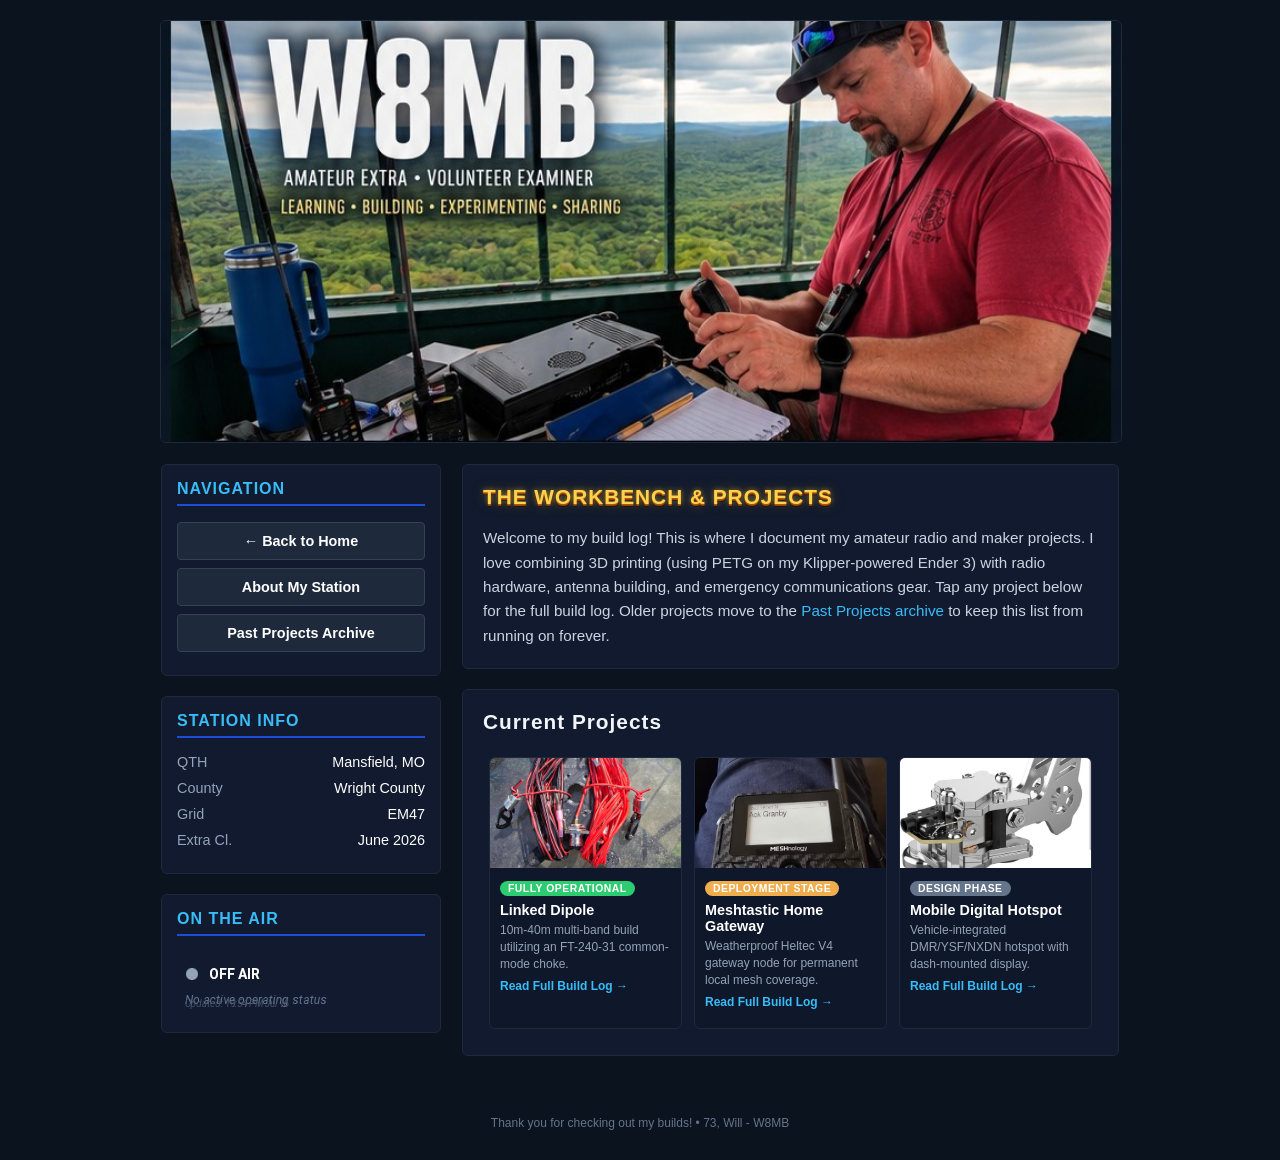
<file: projects-temp.html>
<!DOCTYPE html>
<html lang="en">
<head>
    <meta charset="UTF-8">
    <meta name="viewport" content="width=device-width, initial-scale=1.0">
    <title>W8MB - Workbench Projects</title>
    <!-- Link to your external stylesheet -->
    <link rel="stylesheet" href="/style.css">
    <!-- Google Fonts for the signature -->
    <link rel="preconnect" href="https://fonts.googleapis.com">
    <link rel="preconnect" href="https://fonts.gstatic.com" crossorigin>
    <link href="https://fonts.googleapis.com/css2?family=Alex+Brush&display=swap" rel="stylesheet">
    <style>
        /* Small status tag on each compact card */
        .project-status-tag {
            display: inline-block;
            font-size: 0.65rem;
            font-weight: bold;
            letter-spacing: 0.5px;
            padding: 2px 8px;
            border-radius: 10px;
            color: #ffffff;
            margin-bottom: 6px;
        }
        .project-card-link {
            display: inline-block;
            margin-top: 6px;
            font-size: 0.75rem;
            font-weight: bold;
            color: #38bdf8 !important;
        }
        /* These cards carry a status tag on top of the usual title/desc,
           so they need more room than the homepage's plain project-card
           (which stays at the default 220px from style.css). Desktop only
           — the mobile media query already overrides height to auto. */
        @media screen and (min-width: 769px) {
            .project-card {
                height: 270px;
            }
        }
    </style>
</head>
<body>

<div class="main-wrapper">
    
    <!-- HEADER (Reusable Banner) -->
    <div class="header-banner">
        <a href="/index.html">
            <img src="/images/Header.jpg" alt="W8MB Banner" />
        </a>
    </div>

    <!-- MAIN BODY LAYOUT -->
    <table role="presentation" class="layout-table">
        <tr>
            <!-- LEFT SIDEBAR (Consistent with Home Page) -->
            <td class="sidebar-col">
                
                <!-- NAVIGATION CARD -->
                <div class="card">
                    <h3 class="section-title">Navigation</h3>
                    <a href="/index.html" class="btn">← Back to Home</a>
                    <a href="/about.html" class="btn">About My Station</a>
                    <a href="/past-projects.html" class="btn">Past Projects Archive</a>
                </div>

                <!-- STATION QUICK STATS -->
                <div class="card">
                    <h3 class="section-title">Station Info</h3>
                    <div class="sidebar-row"><span>QTH</span><strong>Mansfield, MO</strong></div>
                    <div class="sidebar-row"><span>County</span><strong>Wright County</strong></div>
                    <div class="sidebar-row"><span>Grid</span><strong>EM47</strong></div>
                    <div class="sidebar-row"><span>Extra Cl.</span><strong>June 2026</strong></div>
                </div>

                <!-- ON THE AIR -->
                <div class="card">
                    <h3 class="section-title">On The Air</h3>
                    <img src="https://will-83.github.io/status.png" alt="Ham Radio Status" class="status-img" />
                </div>

            </td>

            <!-- RIGHT MAIN CONTENT -->
            <td class="main-col">
                
                <!-- PAGE HEADER CARD -->
                <div class="card padding-lg">
                    <h2 class="hello-header">THE WORKBENCH & PROJECTS</h2>
                    <p style="color: #cbd5e1; font-size: 0.95rem; line-height: 1.6; margin: 0;">
                        Welcome to my build log! This is where I document my amateur radio and maker projects. I love combining 3D printing (using PETG on my Klipper-powered Ender 3) with radio hardware, antenna building, and emergency communications gear. Tap any project below for the full build log. Older projects move to the <a href="/past-projects.html">Past Projects archive</a> to keep this list from running on forever.
                    </p>
                </div>

                <!-- PROJECT CARD GRID -->
                <div class="card padding-lg">
                    <h2 class="section-heading">Current Projects</h2>

                    <!--
                        ======================================================
                        HOW TO ADD A NEW PROJECT CARD (paste as the FIRST
                        <td class="project-cell"> inside the <tr> below, so it
                        shows up first / top-left in the grid):

                        <td class="project-cell">
                            <div class="project-card">
                                <img src="/images/YOUR-IMAGE.jpg" alt="Project Name" />
                                <div class="project-card-body">
                                    <span class="project-status-tag" style="background:#2ecc71;">STATUS LABEL</span>
                                    <div class="project-title">Project Name</div>
                                    <div class="project-desc">One or two sentence summary.</div>
                                    <a href="project-your-slug.html" class="project-card-link">Read Full Build Log →</a>
                                </div>
                            </div>
                        </td>

                        Status tag colors used on this site:
                          #2ecc71 = green  (Fully Operational)
                          #f0ad4e = amber  (Deployment / In Progress)
                          #64748b = gray   (Design Phase / Planning)

                        Once you have more than 6 cards, move the oldest
                        card's block into past-projects.html instead of
                        deleting it, so its build log page stays reachable.
                        ======================================================
                    -->

                    <table role="presentation" class="projects-grid-table">
                        <tr>
                            <td class="project-cell">
                                <div class="project-card">
                                    <img src="/images/Dipole.jpg" alt="Linked Dipole" />
                                    <div class="project-card-body">
                                        <span class="project-status-tag" style="background:#2ecc71;">FULLY OPERATIONAL</span>
                                        <div class="project-title">Linked Dipole</div>
                                        <div class="project-desc">10m-40m multi-band build utilizing an FT-240-31 common-mode choke.</div>
                                        <a href="/project-linked-dipole.html" class="project-card-link">Read Full Build Log →</a>
                                    </div>
                                </div>
                            </td>
                            <td class="project-cell">
                                <div class="project-card">
                                    <img src="/images/Wio_L1.jpg" alt="Meshtastic Home Gateway" />
                                    <div class="project-card-body">
                                        <span class="project-status-tag" style="background:#f0ad4e;">DEPLOYMENT STAGE</span>
                                        <div class="project-title">Meshtastic Home Gateway</div>
                                        <div class="project-desc">Weatherproof Heltec V4 gateway node for permanent local mesh coverage.</div>
                                        <a href="/project-meshtastic-gateway.html" class="project-card-link">Read Full Build Log →</a>
                                    </div>
                                </div>
                            </td>
                            <td class="project-cell">
                                <div class="project-card">
                                    <img src="/images/Key.jpg" alt="Mobile Digital Hotspot" />
                                    <div class="project-card-body">
                                        <span class="project-status-tag" style="background:#64748b;">DESIGN PHASE</span>
                                        <div class="project-title">Mobile Digital Hotspot</div>
                                        <div class="project-desc">Vehicle-integrated DMR/YSF/NXDN hotspot with dash-mounted display.</div>
                                        <a href="/project-mobile-hotspot.html" class="project-card-link">Read Full Build Log →</a>
                                    </div>
                                </div>
                            </td>
                        </tr>
                    </table>
                </div>

            </td>
        </tr>
    </table>

    <!-- CLEAN COPYRIGHT FOOTER -->
    <div class="footer-copyright">
        Thank you for checking out my builds! &bull; 73, Will - W8MB
    </div>
</div>

</body>
</html>
</file>
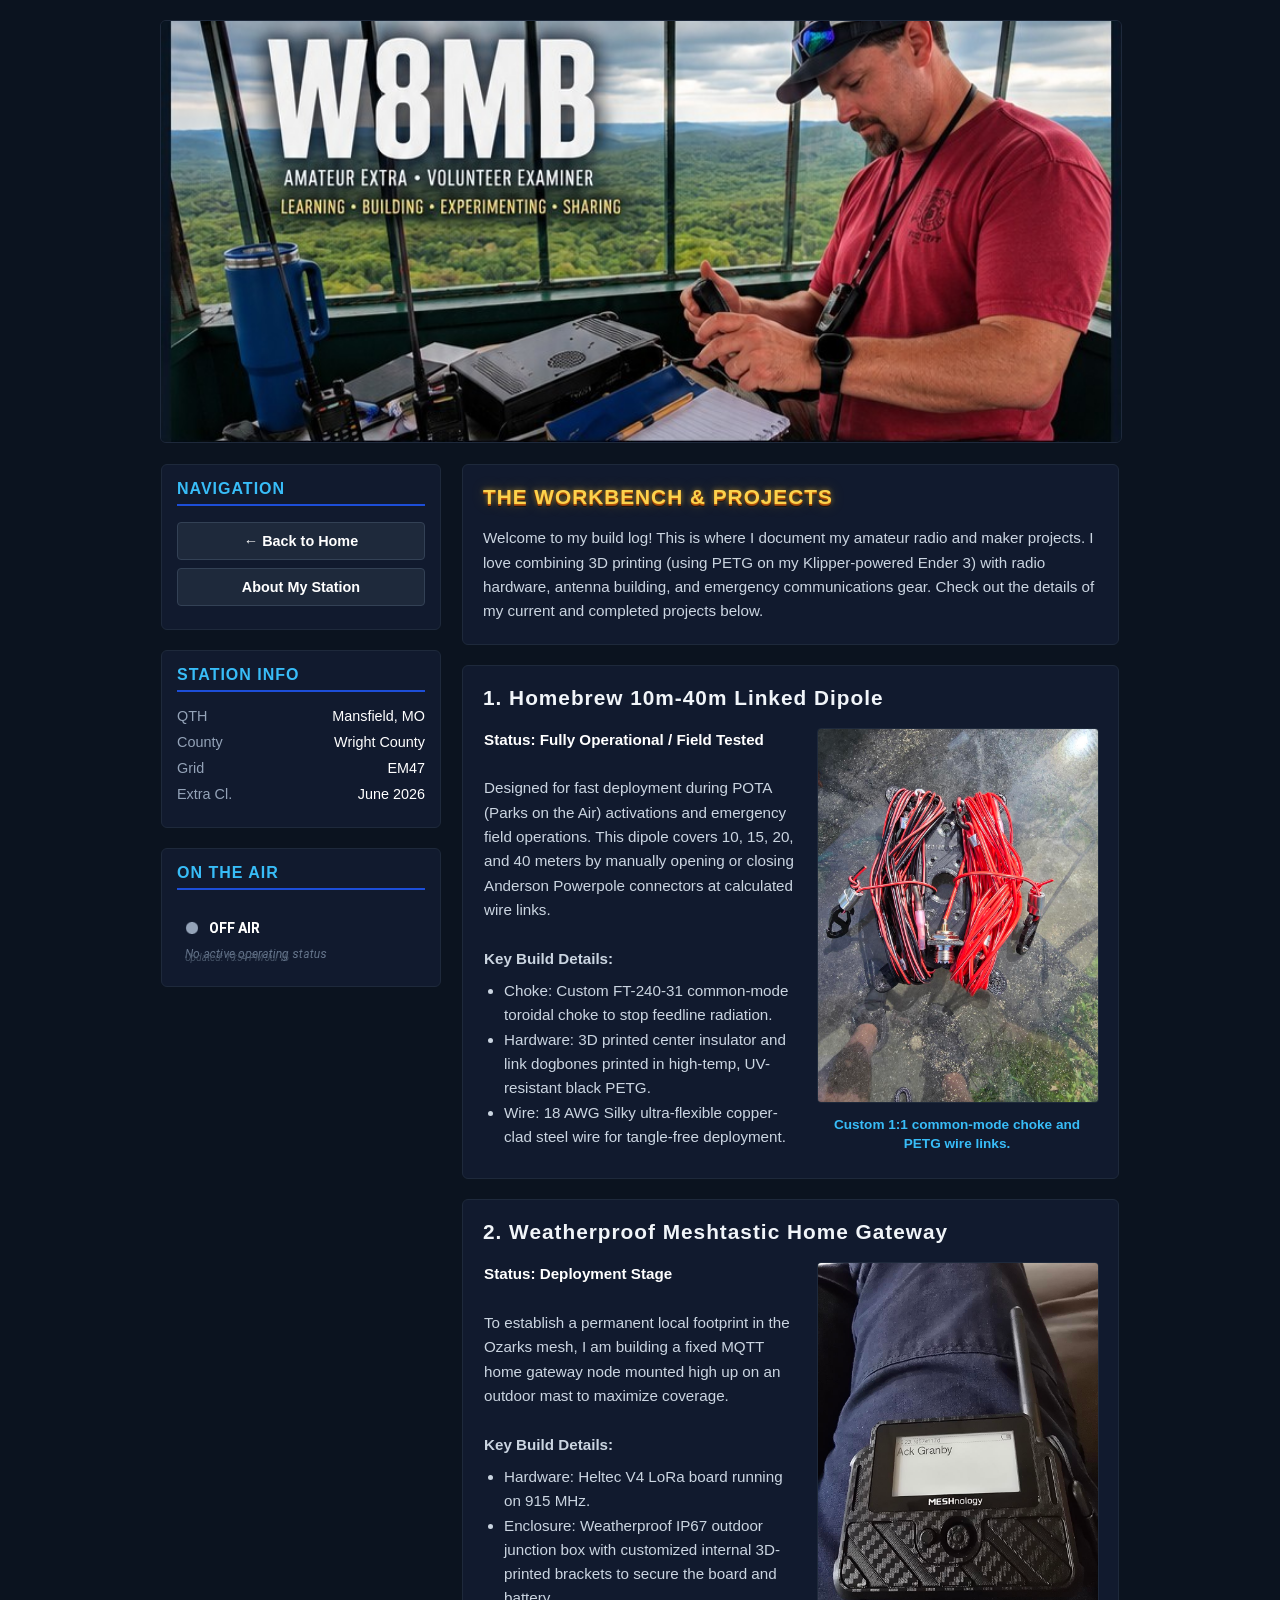
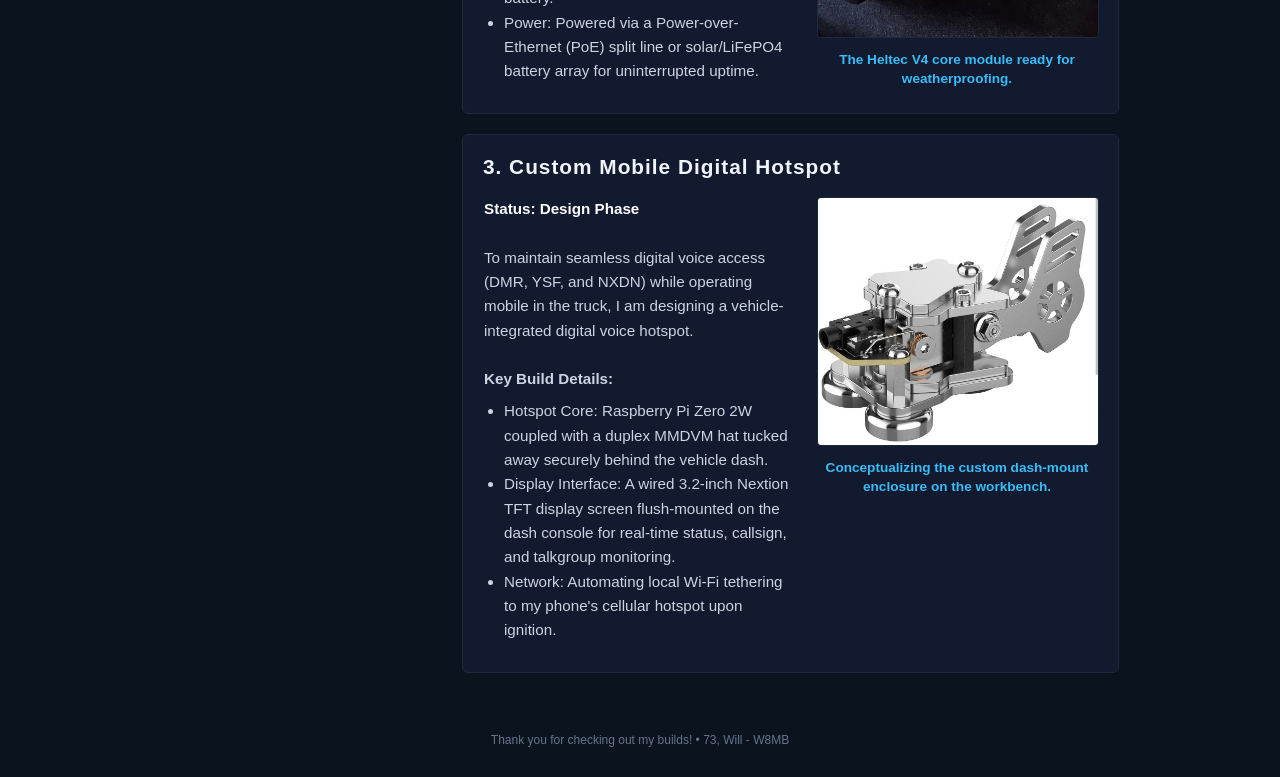
<file: projects.html>
<!DOCTYPE html>
<html lang="en">
<head>
    <meta charset="UTF-8">
    <meta name="viewport" content="width=device-width, initial-scale=1.0">
    <title>W8MB - Workbench Projects</title>
    <!-- Link to your external stylesheet -->
    <link rel="stylesheet" href="style.css">
    <!-- Google Fonts for the signature -->
    <link rel="preconnect" href="https://fonts.googleapis.com">
    <link rel="preconnect" href="https://fonts.gstatic.com" crossorigin>
    <link href="https://fonts.googleapis.com/css2?family=Alex+Brush&display=swap" rel="stylesheet">
</head>
<body>

<div class="main-wrapper">
    
    <!-- HEADER (Reusable Banner) -->
    <div class="header-banner">
        <a href="index.html">
            <img src="images/Header.jpg" alt="W8MB Banner" />
        </a>
    </div>

    <!-- MAIN BODY LAYOUT -->
    <table role="presentation" class="layout-table">
        <tr>
            <!-- LEFT SIDEBAR (Consistent with Home Page) -->
            <td class="sidebar-col">
                
                <!-- NAVIGATION CARD -->
                <div class="card">
                    <h3 class="section-title">Navigation</h3>
                    <a href="index.html" class="btn">← Back to Home</a>
                    <a href="about.html" class="btn">About My Station</a>
                </div>

                <!-- STATION QUICK STATS -->
                <div class="card">
                    <h3 class="section-title">Station Info</h3>
                    <div class="sidebar-row"><span>QTH</span><strong>Mansfield, MO</strong></div>
                    <div class="sidebar-row"><span>County</span><strong>Wright County</strong></div>
                    <div class="sidebar-row"><span>Grid</span><strong>EM47</strong></div>
                    <div class="sidebar-row"><span>Extra Cl.</span><strong>June 2026</strong></div>
                </div>

                <!-- ON THE AIR -->
                <div class="card">
                    <h3 class="section-title">On The Air</h3>
                    <img src="https://will-83.github.io/status.png" alt="Ham Radio Status" class="status-img" />
                </div>

            </td>

            <!-- RIGHT MAIN CONTENT -->
            <td class="main-col">
                
                <!-- PAGE HEADER CARD -->
                <div class="card padding-lg">
                    <h2 class="hello-header">THE WORKBENCH & PROJECTS</h2>
                    <p style="color: #cbd5e1; font-size: 0.95rem; line-height: 1.6; margin: 0;">
                        Welcome to my build log! This is where I document my amateur radio and maker projects. I love combining 3D printing (using PETG on my Klipper-powered Ender 3) with radio hardware, antenna building, and emergency communications gear. Check out the details of my current and completed projects below.
                    </p>
                </div>

                <!-- PROJECT 1: LINKED DIPOLE -->
                <div class="card padding-lg">
                    <h2 class="section-heading">1. Homebrew 10m-40m Linked Dipole</h2>
                    <table role="presentation" class="inner-layout-table">
                        <tr>
                            <td class="bio-text-cell">
                                <strong style="color: #ffffff;">Status: Fully Operational / Field Tested</strong><br><br>
                                Designed for fast deployment during POTA (Parks on the Air) activations and emergency field operations. This dipole covers 10, 15, 20, and 40 meters by manually opening or closing Anderson Powerpole connectors at calculated wire links.<br><br>
                                <strong>Key Build Details:</strong>
                                <ul style="padding-left: 20px; margin: 8px 0; color: #cbd5e1;">
                                    <li>Choke: Custom FT-240-31 common-mode toroidal choke to stop feedline radiation.</li>
                                    <li>Hardware: 3D printed center insulator and link dogbones printed in high-temp, UV-resistant black PETG.</li>
                                    <li>Wire: 18 AWG Silky ultra-flexible copper-clad steel wire for tangle-free deployment.</li>
                                </ul>
                            </td>
                            <td class="bio-img-cell" style="width: 280px;">
                                <img src="images/Dipole.jpg" alt="Linked Dipole Build" class="bio-img" />
                                <div class="img-caption">Custom 1:1 common-mode choke and PETG wire links.</div>
                            </td>
                        </tr>
                    </table>
                </div>

                <!-- PROJECT 2: MESHTASTIC OUTDOOR NODE -->
                <div class="card padding-lg">
                    <h2 class="section-heading">2. Weatherproof Meshtastic Home Gateway</h2>
                    <table role="presentation" class="inner-layout-table">
                        <tr>
                            <td class="bio-text-cell">
                                <strong style="color: #ffffff;">Status: Deployment Stage</strong><br><br>
                                To establish a permanent local footprint in the Ozarks mesh, I am building a fixed MQTT home gateway node mounted high up on an outdoor mast to maximize coverage.<br><br>
                                <strong>Key Build Details:</strong>
                                <ul style="padding-left: 20px; margin: 8px 0; color: #cbd5e1;">
                                    <li>Hardware: Heltec V4 LoRa board running on 915 MHz.</li>
                                    <li>Enclosure: Weatherproof IP67 outdoor junction box with customized internal 3D-printed brackets to secure the board and battery.</li>
                                    <li>Power: Powered via a Power-over-Ethernet (PoE) split line or solar/LiFePO4 battery array for uninterrupted uptime.</li>
                                </ul>
                            </td>
                            <td class="bio-img-cell" style="width: 280px;">
                                <img src="images/Wio_L1.jpg" alt="Meshtastic Node" class="bio-img" />
                                <div class="img-caption">The Heltec V4 core module ready for weatherproofing.</div>
                            </td>
                        </tr>
                    </table>
                </div>

                <!-- PROJECT 3: MOBILE DIGITAL HOTSPOT -->
                <div class="card padding-lg">
                    <h2 class="section-heading">3. Custom Mobile Digital Hotspot</h2>
                    <table role="presentation" class="inner-layout-table">
                        <tr>
                            <td class="bio-text-cell">
                                <strong style="color: #ffffff;">Status: Design Phase</strong><br><br>
                                To maintain seamless digital voice access (DMR, YSF, and NXDN) while operating mobile in the truck, I am designing a vehicle-integrated digital voice hotspot.<br><br>
                                <strong>Key Build Details:</strong>
                                <ul style="padding-left: 20px; margin: 8px 0; color: #cbd5e1;">
                                    <li>Hotspot Core: Raspberry Pi Zero 2W coupled with a duplex MMDVM hat tucked away securely behind the vehicle dash.</li>
                                    <li>Display Interface: A wired 3.2-inch Nextion TFT display screen flush-mounted on the dash console for real-time status, callsign, and talkgroup monitoring.</li>
                                    <li>Network: Automating local Wi-Fi tethering to my phone's cellular hotspot upon ignition.</li>
                                </ul>
                            </td>
                            <td class="bio-img-cell" style="width: 280px;">
                                <img src="images/Key.jpg" alt="Hotspot project" class="bio-img" />
                                <div class="img-caption">Conceptualizing the custom dash-mount enclosure on the workbench.</div>
                            </td>
                        </tr>
                    </table>
                </div>

            </td>
        </tr>
    </table>

    <!-- CLEAN COPYRIGHT FOOTER -->
    <div class="footer-copyright">
        Thank you for checking out my builds! &bull; 73, Will - W8MB
    </div>
</div>

</body>
</html>
</file>
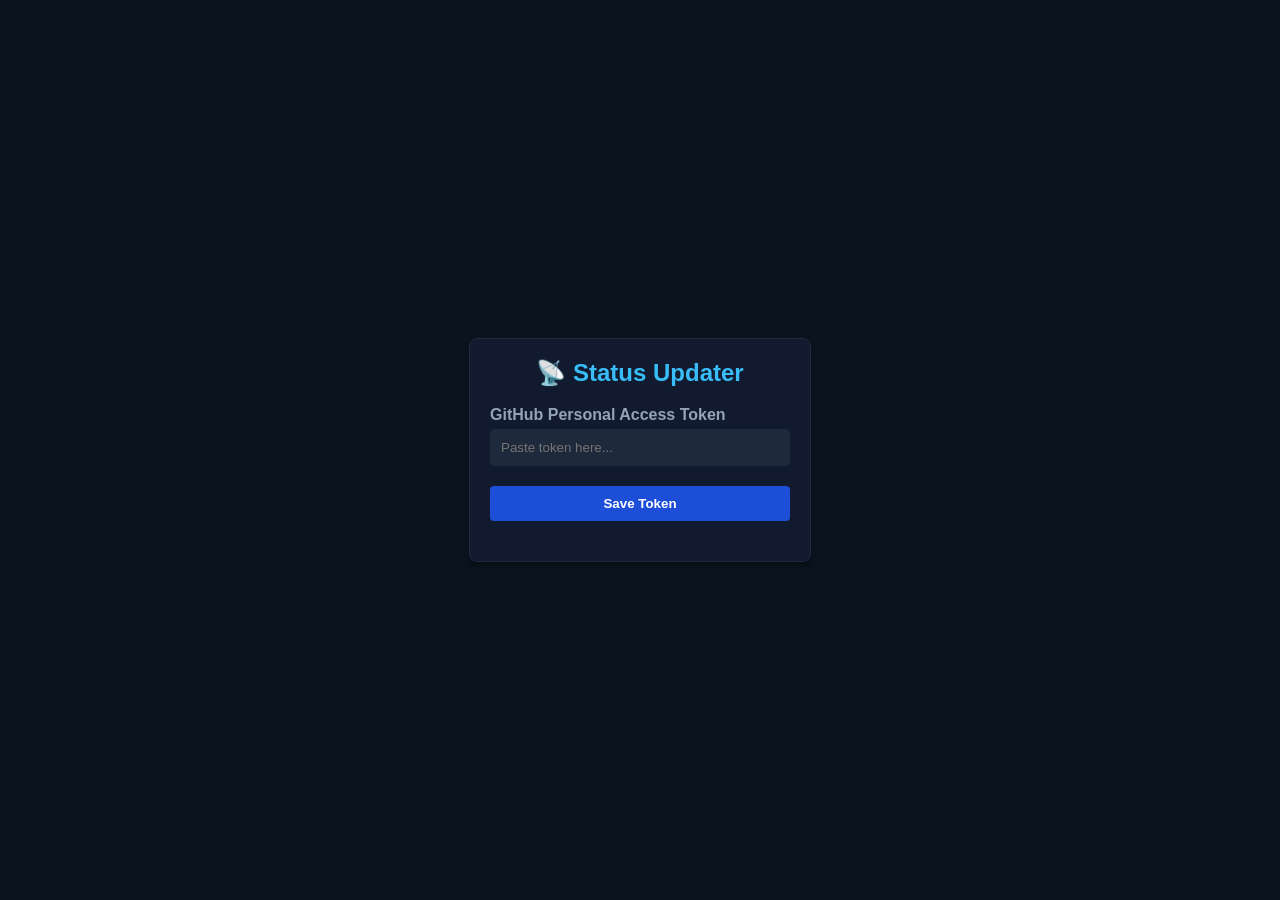
<file: update.html>
<!DOCTYPE html>
<html lang="en">
<head>
    <meta charset="UTF-8">
    <meta name="viewport" content="width=device-width, initial-scale=1.0">
    <title>Ham Status Updater</title>
    <style>
        body {
            font-family: Arial, sans-serif;
            background-color: #0b131f;
            color: #e2e8f0;
            display: flex;
            justify-content: center;
            align-items: center;
            min-height: 100vh;
            margin: 0;
        }
        .card {
            background-color: #111a2e;
            padding: 20px;
            border-radius: 8px;
            box-shadow: 0 4px 6px rgba(0,0,0,0.3);
            width: 300px;
            border: 1px solid #1e293b;
        }
        h2 { margin-top: 0; color: #38bdf8; text-align: center; }
        label { display: block; margin: 10px 0 5px; font-weight: bold; color: #94a3b8; }
        select, input, button {
            width: 100%;
            padding: 10px;
            margin-bottom: 10px;
            border-radius: 4px;
            border: 1px solid #1e293b;
            background-color: #1e293b;
            color: #fff;
            box-sizing: border-box;
        }
        button {
            background-color: #1d4ed8;
            color: white;
            border: none;
            font-weight: bold;
            cursor: pointer;
            margin-top: 10px;
        }
        button:hover { background-color: #2563eb; }
        #status-msg { text-align: center; margin-top: 10px; font-weight: bold; }
        .hidden { display: none; }
        canvas { display: none; }
    </style>
</head>
<body>

<div class="card">
    <h2>📡 Status Updater</h2>
    
    <label for="github-token">GitHub Personal Access Token</label>
    <input type="password" id="github-token" placeholder="Paste token here...">
    <button id="save-token-btn" onclick="saveToken()">Save Token</button>

    <div id="controls-section" class="hidden">
        <label for="status">Status</label>
        <select id="status" onchange="toggleInputs()">
            <option value="ON THE AIR">🟢 ON THE AIR</option>
            <option value="MONITORING">🟡 MONITORING</option>
            <option value="BUSY">🔴 BUSY</option>
            <option value="OFF AIR">⚫ OFF AIR</option>
        </select>

        <div id="dynamic-fields">
            <label for="mode">Mode</label>
            <select id="mode">
                <option value="DMR">DMR</option>
                <option value="YSF">YSF</option>
                <option value="NXDN">NXDN</option>
                <option value="SSB">SSB</option>
                <option value="FM">FM</option>
                <option value="FT8">FT8</option>
                <option value="CW">CW</option>
            </select>

            <label for="details">Talkgroup / Frequency</label>
            <input type="text" id="details" placeholder="e.g., 31259 or 14.300">
        </div>

        <button onclick="generateAndUpload()">Update Status Image</button>
    </div>

    <div id="status-msg"></div>
</div>

<canvas id="statusCanvas" width="240"></canvas>

<script>
    const REPO = "Will-83/Will-83.github.io";
    const FILE_PATH = "status.png";

    window.onload = function() {
        const savedToken = localStorage.getItem('gh_status_token');
        if (savedToken) {
            document.getElementById('github-token').value = savedToken;
            document.getElementById('controls-section').classList.remove('hidden');
            document.getElementById('save-token-btn').innerText = "Update Saved Token";
        }
    }

    function saveToken() {
        const token = document.getElementById('github-token').value.trim();
        if (token) {
            localStorage.setItem('gh_status_token', token);
            document.getElementById('controls-section').classList.remove('hidden');
            document.getElementById('save-token-btn').innerText = "Update Saved Token";
            showMsg("Token saved securely!", "#38bdf8");
        }
    }

    function toggleInputs() {
        const status = document.getElementById('status').value;
        const dynamicFields = document.getElementById('dynamic-fields');
        if (status === "OFF AIR") {
            dynamicFields.style.display = "none";
        } else {
            dynamicFields.style.display = "block";
        }
    }

    function showMsg(text, color) {
        const msgDiv = document.getElementById('status-msg');
        msgDiv.innerText = text;
        msgDiv.style.color = color;
    }

    async function generateAndUpload() {
        const token = localStorage.getItem('gh_status_token');
        if (!token) return showMsg("Missing GitHub Token!", "red");

        showMsg("Generating image...", "#e0e0e0");

        const status = document.getElementById('status').value;
        const mode = document.getElementById('mode').value;
        const details = document.getElementById('details').value.trim();

        const canvas = document.getElementById('statusCanvas');
        const ctx = canvas.getContext('2d');

        canvas.width = 240;
        let calculatedHeight = 65;
        if (status !== "OFF AIR") {
            calculatedHeight += 30;
            if (details) calculatedHeight += 25;
        }
        canvas.height = calculatedHeight;

        ctx.fillStyle = "#111a2e";
        ctx.fillRect(0, 0, canvas.width, canvas.height);

        let dotColor = "#94a3b8";
        if (status === "ON THE AIR") dotColor = "#22c55e";
        if (status === "MONITORING") dotColor = "#eab308";
        if (status === "BUSY") dotColor = "#ef4444";

        ctx.beginPath();
        ctx.arc(15, 22, 6, 0, 2 * Math.PI);
        ctx.fillStyle = dotColor;
        ctx.fill();

        ctx.font = "bold 14px sans-serif";
        ctx.fillStyle = "#ffffff";
        ctx.fillText(status, 32, 27);

        let currentY = 52;

        if (status !== "OFF AIR") {
            ctx.font = "13px sans-serif";
            ctx.fillStyle = "#94a3b8";
            ctx.fillText("Mode", 8, currentY);
            ctx.fillStyle = "#ffffff";
            ctx.font = "bold 13px sans-serif";
            ctx.fillText(mode, 65, currentY);
            currentY += 25;

            if (details) {
                ctx.font = "13px sans-serif";
                ctx.fillStyle = "#94a3b8";
                ctx.fillText("Details", 8, currentY);
                ctx.fillStyle = "#ffffff";
                ctx.font = "12px sans-serif";
                
                let printDetails = details;
                if (ctx.measureText(printDetails).width > 165) {
                    while (ctx.measureText(printDetails + "...").width > 165 && printDetails.length > 0) {
                        printDetails = printDetails.slice(0, -1);
                    }
                    printDetails += "...";
                }
                ctx.fillText(printDetails, 65, currentY);
                currentY += 25;
            }
        } else {
            ctx.font = "italic 12px sans-serif";
            ctx.fillStyle = "#64748b";
            ctx.fillText("No active operating status", 8, currentY);
            currentY += 25;
        }

        const now = new Date();
        const timeString = now.toLocaleTimeString([], {hour: '2-digit', minute:'2-digit'}) + " " + now.toLocaleDateString([], {month:'short', day:'numeric'});
        ctx.font = "italic 10px sans-serif";
        ctx.fillStyle = "#475569";
        ctx.fillText("Updated: " + timeString, 8, canvas.height - 10);

        canvas.toBlob(async function(blob) {
            const reader = new FileReader();
            reader.readAsDataURL(blob);
            reader.onloadend = async function() {
                const base64Data = reader.result.split(',')[1];
                showMsg("Updating GitHub...", "#e0e0e0");
                
                let sha = "";
                const url = `https://api.github.com/repos/${REPO}/contents/${FILE_PATH}`;
                
                try {
                    const getRes = await fetch(url, { headers: { "Authorization": `token ${token}` } });
                    if (getRes.status === 200) {
                        const data = await getRes.json();
                        sha = data.sha;
                    }

                    const putBody = {
                        message: "Status Update (Clean HTML Revert)",
                        content: base64Data,
                        branch: "main"
                    };
                    if (sha) putBody.sha = sha;

                    const putRes = await fetch(url, {
                        method: "PUT",
                        headers: { "Authorization": `token ${token}`, "Content-Type": "application/json" },
                        body: JSON.stringify(putBody)
                    });

                    if (putRes.status === 200 || putRes.status === 201) {
                        showMsg("Success! Status image updated live.", "#22c55e");
                    } else {
                        const errData = await putRes.json();
                        showMsg("Upload Error: " + errData.message, "red");
                    }
                } catch (err) {
                    showMsg("Network error trying to contact GitHub.", "red");
                }
            };
        }, 'image/png');
    }
</script>

</body>
</html>
</file>
<file: style.css>
/* ==========================================================================
   GLOBAL STYLES
   ========================================================================== */
body {
    background-color: #0b131f;
    color: #e2e8f0;
    font-family: 'Segoe UI', Tahoma, Geneva, Verdana, sans-serif;
    margin: 0;
    padding: 0;
}

.main-wrapper {
    max-width: 1000px;
    margin: 0 auto;
    padding: 20px;
    box-sizing: border-box;
}

/* ==========================================================================
   HEADER BANNER
   ========================================================================== */
.header-banner {
    margin-bottom: 20px;
    width: 100%;
}

.header-banner img {
    width: 100%;
    height: auto;
    border-radius: 6px;
    border: 1px solid #1e293b;
    display: block;
}

/* ==========================================================================
   LAYOUT STRUCTURE (Using Presentation Tables for Robust Compatibility)
   ========================================================================== */
.layout-table {
    width: 100%;
    border-collapse: collapse;
    border: none;
    margin: 0;
    padding: 0;
    table-layout: fixed;
}

.sidebar-col {
    width: 280px;
    vertical-align: top;
    padding-right: 20px;
    padding-bottom: 20px;
}

.main-col {
    vertical-align: top;
    padding-bottom: 20px;
}

/* ==========================================================================
   COMMON CARDS & TYPOGRAPHY HIERARCHY
   ========================================================================== */
.card {
    background-color: #111a2e;
    border: 1px solid #1e293b;
    border-radius: 6px;
    padding: 15px;
    margin-bottom: 20px;
    box-sizing: border-box;
}

.padding-lg {
    padding: 20px;
}

/* 1. Static Headings (Clean, high-contrast off-white) */
.section-heading, 
h2, 
h3:not(.section-title) {
    color: #f1f5f9; /* Slate 100 - static structural elements */
    margin-top: 0;
    font-size: 1.3rem;
    letter-spacing: 1px;
}

/* 2. Interactive Links & Linked Headings (FORCE bright blue/cyan) */
a, 
a *,
.section-heading a,
h2 a,
h3 a,
.projects-grid-table a {
    color: #38bdf8 !important; /* Forces interactive headings back to blue */
    text-decoration: none;
    transition: color 0.2s ease-in-out;
}

/* Hover/Focus States for all links */
a:hover, 
a:hover *,
.section-heading a:hover,
h2 a:hover,
.projects-grid-table a:hover {
    color: #7dd3fc !important; /* Lighter sky blue on hover */
    text-decoration: underline;
    opacity: 1;
}

/* Sidebar Section Headers (Upper Case Category Markers) */
.section-title {
    color: #38bdf8;
    margin-top: 0;
    border-bottom: 2px solid #1d4ed8;
    padding-bottom: 6px;
    font-size: 1rem;
    letter-spacing: 1px;
    text-transform: uppercase;
}

/* Utilities */
.text-center { text-align: center; }
.text-left { text-align: left; }
.height-full { height: 100%; }

/* ==========================================================================
   SIDEBAR COMPONENTS
   ========================================================================== */
/* Row layouts */
.sidebar-row {
    display: flex;
    justify-content: space-between;
    margin-bottom: 10px;
    font-size: 0.9rem;
}

.sidebar-row strong {
    color: #ffffff;
    font-weight: 500;
}

.sidebar-row span {
    color: #94a3b8;
}

.bottom-border {
    border-bottom: 1px solid #1e293b;
    padding-bottom: 12px;
    margin-bottom: 12px;
}

/* On the Air Image */
.status-img {
    max-width: 100%;
    height: auto;
    display: block;
}

/* Quick Links Button */
.btn {
    display: block;
    background-color: #1e293b;
    color: #ffffff !important;
    text-align: center;
    padding: 10px;
    margin-bottom: 8px;
    border-radius: 4px;
    text-decoration: none;
    font-size: 0.9rem;
    border: 1px solid #334155;
    font-weight: bold;
    transition: background-color 0.2s ease;
}

.btn:hover {
    background-color: #334155;
    color: #38bdf8 !important;
    text-decoration: none;
}

/* ==========================================================================
   TOWER IMAGE & CAPTION LINK
   ========================================================================== */
.tower-link-container {
    display: block;
    text-decoration: none; 
    color: inherit;
}

.img-caption {
    font-size: 0.85rem;
    color: #38bdf8 !important; /* Accent blue indicates interactive element */
    font-weight: bold;
    margin-top: 8px;
    line-height: 1.4;
    transition: color 0.2s ease;
}

.caption-subtext {
    font-size: 0.75rem;
    color: #94a3b8; /* Secondary description remains clean gray */
    font-weight: normal;
}

/* Link Actions (Desktop Hover & Mobile Touch) */
.tower-link-container:hover .img-caption,
.tower-link-container:active .img-caption {
    color: #60a5fa !important; 
    text-decoration: underline;
}

.tower-link-container img {
    transition: opacity 0.2s ease, border-color 0.2s ease;
}

.tower-link-container:hover img,
.tower-link-container:active img {
    opacity: 0.9;          /* Dimming gives instant mobile touch feedback */
    border-color: #38bdf8; /* Changes border to accent blue */
}

/* Propagation */
.prop-link {
    display: block;
    margin: 0 auto;
}

.prop-img {
    width: 100%;
    height: auto;
    border-radius: 4px;
    border: none;
    display: block;
}

/* Find Me */
.email-text {
    color: #38bdf8;
    font-weight: 500;
    font-size: 0.75rem;
}

.social-row {
    align-items: center;
    margin-bottom: 0;
}

.social-icons {
    display: flex;
    gap: 15px;
    align-items: center;
}

.social-icons a {
    text-decoration: none;
    display: inline-block;
    vertical-align: middle;
}

.social-icon {
    width: 20px;
    height: 20px;
    /* Custom blue SVG tint styling matching theme color */
    filter: invert(74%) sepia(35%) saturate(1973%) hue-rotate(178deg) brightness(101%) contrast(98%);
    transition: opacity 0.2s ease;
}

.social-icon:hover {
    opacity: 0.8;
}

/* ==========================================================================
   MAIN PANEL - HELLO / BIO CARD
   ========================================================================== */
.hello-header {
    color: #fcd34d;
    font-family: inherit;
    margin-top: 0;
    font-size: 1.3rem;
    letter-spacing: 1px;
    font-weight: bold;
    text-shadow: 0px 1px 0px #b45309, 
                 0px 2px 0px #92400e, 
                 0px 3px 1px rgba(0,0,0,0.5), 
                 0px 0px 5px rgba(251,191,36,0.6), 
                 0px 0px 15px rgba(251,191,36,0.3);
}

.inner-layout-table {
    width: 100%;
    border-collapse: collapse;
    border: none;
}

.bio-text-cell {
    vertical-align: top;
    padding-right: 20px;
    font-size: 0.95rem;
    line-height: 1.6;
    color: #cbd5e1;
}

.bio-img-cell {
    width: 250px;
    vertical-align: top;
    text-align: center;
}

.bio-img {
    max-width: 100%;
    height: auto;
    border-radius: 4px;
    border: 1px solid #1e293b; /* Consistent borders */
}

/* Station Journey Link */
.station-journey-link {
    margin: 15px 0;
    font-family: Arial, sans-serif;
    font-size: 0.95rem;
    color: #cbd5e1;
    line-height: 1.6;
    text-align: center;
}

.station-journey-link a {
    color: #38bdf8 !important;
    font-weight: bold;
    text-decoration: underline;
    margin-left: 5px;
}

.station-journey-link a:hover {
    color: #60a5fa !important;
}

/* Handwritten Signature block */
.signature {
    display: block;
    margin-top: 15px;
    padding-left: 10px;
    line-height: 1.0;
}

.sig-73 {
    font-family: 'Alex Brush', cursive;
    font-size: 2.4rem;
    color: #ffffff;
    font-weight: normal;
    font-style: normal;
}

.sig-name {
    font-family: 'Alex Brush', cursive;
    font-size: 2.4rem;
    color: #ffffff;
    font-weight: normal;
    font-style: normal;
    padding-left: 35px;
}

/* ==========================================================================
   MAIN PANEL - STATION SECTORS (4-COL GRID)
   ========================================================================== */
.station-grid-table {
    width: 100%;
    border-collapse: collapse;
    border: none;
}

.grid-cell {
    width: 25%;
    padding: 6px;
    vertical-align: top;
}

.grid-card {
    background-color: #0f172a;
    padding: 12px;
    border-radius: 4px;
    border: 1px solid #1e293b;
    height: 120px;
}

.grid-tag {
    color: #38bdf8;
    font-size: 0.8rem;
    font-weight: bold;
    text-transform: uppercase;
    margin-bottom: 4px;
}

.grid-title {
    font-size: 0.9rem;
    color: #ffffff;
    font-weight: bold;
}

.grid-desc {
    font-size: 0.75rem;
    color: #94a3b8;
    margin-top: 2px;
}

.spacing-top {
    margin-top: 8px;
}

/* ==========================================================================
   MAIN PANEL - LATEST PROJECTS (3-COL GRID)
   ========================================================================== */
.projects-grid-table {
    width: 100%;
    border-collapse: collapse;
    border: none;
}

.project-cell {
    width: 33.3%;
    padding: 6px;
    vertical-align: top;
}

.project-card {
    background-color: #0f172a;
    border: 1px solid #1e293b;
    border-radius: 6px;
    overflow: hidden;
    height: 220px;
}

.project-card img {
    width: 100%;
    height: 110px;
    object-fit: cover;
    display: block;
}

.project-card-body {
    padding: 10px;
}

.project-title {
    font-size: 0.9rem;
    font-weight: bold;
    color: #ffffff;
    margin-bottom: 4px;
}

.project-desc {
    font-size: 0.75rem;
    color: #94a3b8;
    line-height: 1.4;
}

/* ==========================================================================
   MAIN PANEL - TIMELINE & OFF THE AIR (SPLIT TABLE)
   ========================================================================== */
.split-table {
    width: 100%;
    border-collapse: collapse;
    border: none;
}

.split-cell {
    width: 50%;
    vertical-align: top;
}

.padding-right { padding-right: 10px; }
.padding-left { padding-left: 10px; }

/* Timeline block */
.timeline {
    position: relative;
    padding-left: 15px;
    border-left: 2px solid #1e293b;
}

.timeline-item {
    position: relative;
    margin-bottom: 12px;
}

.timeline-item.no-margin {
    margin-bottom: 0;
}

.timeline-year {
    font-size: 0.85rem;
    font-weight: bold;
    color: #38bdf8;
}

.timeline-desc {
    font-size: 0.8rem;
    color: #cbd5e1;
}

/* Interests bullet list override */
.interests-list {
    list-style: none;
    padding: 0;
    margin: 0;
}

.interests-list li {
    font-size: 0.85rem;
    padding: 5px 0;
    color: #cbd5e1;
    display: flex;
    align-items: center;
}

.interests-list li span {
    color: #f59e0b;
    margin-right: 8px;
    font-weight: bold;
}

/* ==========================================================================
   FOOTER SECTIONS
   ========================================================================== */
.footer-affiliations {
    background-color: #111a2e;
    border: 1px solid #1e293b;
    border-radius: 6px;
    padding: 20px;
    margin-top: 20px;
    display: flex;
    justify-content: space-around;
    align-items: center;
    flex-wrap: wrap;
    text-align: center;
}

.logo-item {
    margin: 10px;
    min-width: 150px;
}

.logo-item a {
    display: inline-block;
    text-decoration: none;
}

.logo-item img {
    height: 55px;
    width: auto;
    display: block;
    border: none;
    filter: drop-shadow(0px 4px 6px rgba(0,0,0,0.4));
}

.footer-copyright {
    text-align: center;
    font-size: 0.75rem;
    color: #64748b;
    margin-top: 20px;
    padding-bottom: 10px;
}

/* ==========================================================================
   MOBILE MENU TOGGLE BUTTON (Desktop Hidden Setup)
   ========================================================================== */
.mobile-menu-btn {
    display: none;
}

/* ==========================================================================
   RESPONSIVE DESIGN (Locked Strictly to screens smaller than 768px)
   ========================================================================== */
@media screen and (max-width: 768px) {
    .main-wrapper {
        position: relative;
        padding: 15px;
    }

    .mobile-menu-btn {
        display: block !important;
        position: absolute;
        top: 25px;
        right: 25px;
        z-index: 10000;
        background: #1e293b;
        color: #38bdf8;
        border: 1px solid #334155;
        padding: 8px 14px;
        border-radius: 6px;
        font-size: 0.85rem;
        font-weight: bold;
        cursor: pointer;
        box-shadow: 0 4px 6px rgba(0, 0, 0, 0.35);
        transition: background-color 0.2s ease;
    }

    .mobile-menu-btn:hover {
        background: #334155;
    }

    /* Table layout fallback rules strictly confined to mobile viewport */
    .layout-table, 
    .layout-table tbody, 
    .layout-table tr {
        display: block !important;
        width: 100% !important;
    }

    .sidebar-col {
        display: block !important;
        position: fixed !important;
        top: 0;
        left: -290px;
        width: 280px !important;
        height: 100%;
        background: #0f172a;
        box-shadow: 5px 0 15px rgba(0,0,0,0.6);
        z-index: 9999;
        overflow-y: auto;
        padding: 20px !important;
        transition: left 0.3s ease-in-out;
        box-sizing: border-box;
    }

    .sidebar-col.drawer-open {
        left: 0 !important;
    }

    .main-col {
        display: block !important;
        width: 100% !important;
        padding: 0 !important;
    }

    .inner-layout-table, .inner-layout-table tbody, .inner-layout-table tr, .inner-layout-table td,
    .station-grid-table, .station-grid-table tbody, .station-grid-table tr, .station-grid-table td,
    .projects-grid-table, .projects-grid-table tbody, .projects-grid-table tr, .projects-grid-table td,
    .split-table, .split-table tbody, .split-table tr, .split-table td {
        display: block !important;
        width: 100% !important;
        padding-left: 0 !important;
        padding-right: 0 !important;
        box-sizing: border-box;
    }

    .grid-cell, .project-cell, .split-cell {
        display: block !important;
        width: 100% !important;
    }

    .grid-card, .project-card {
        height: auto !important;
        margin-bottom: 12px;
    }

    .padding-right { padding-right: 0 !important; }
    .padding-left { padding-left: 0 !important; margin-top: 15px; }

    .bio-img-cell {
        display: block !important;
        width: 100% !important;
        margin-top: 15px;
        text-align: center !important;
    }
}
</file>
